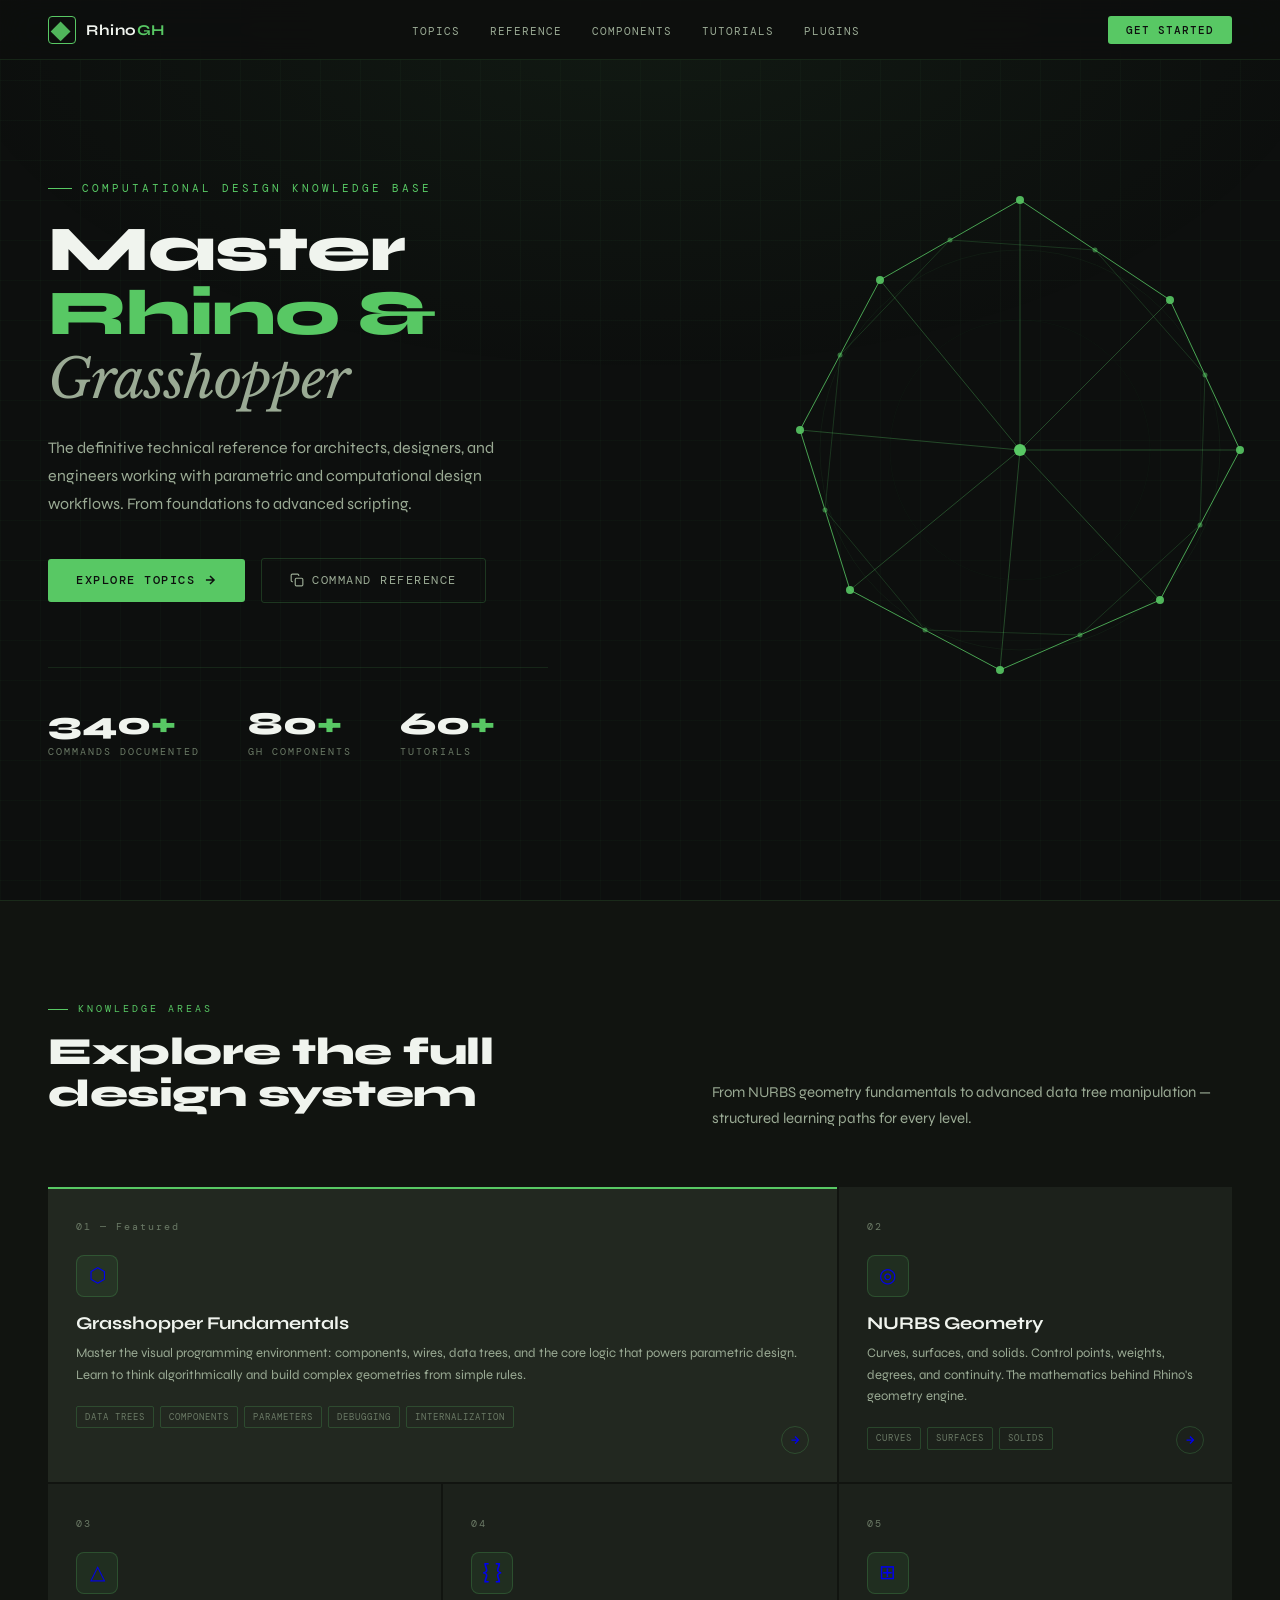
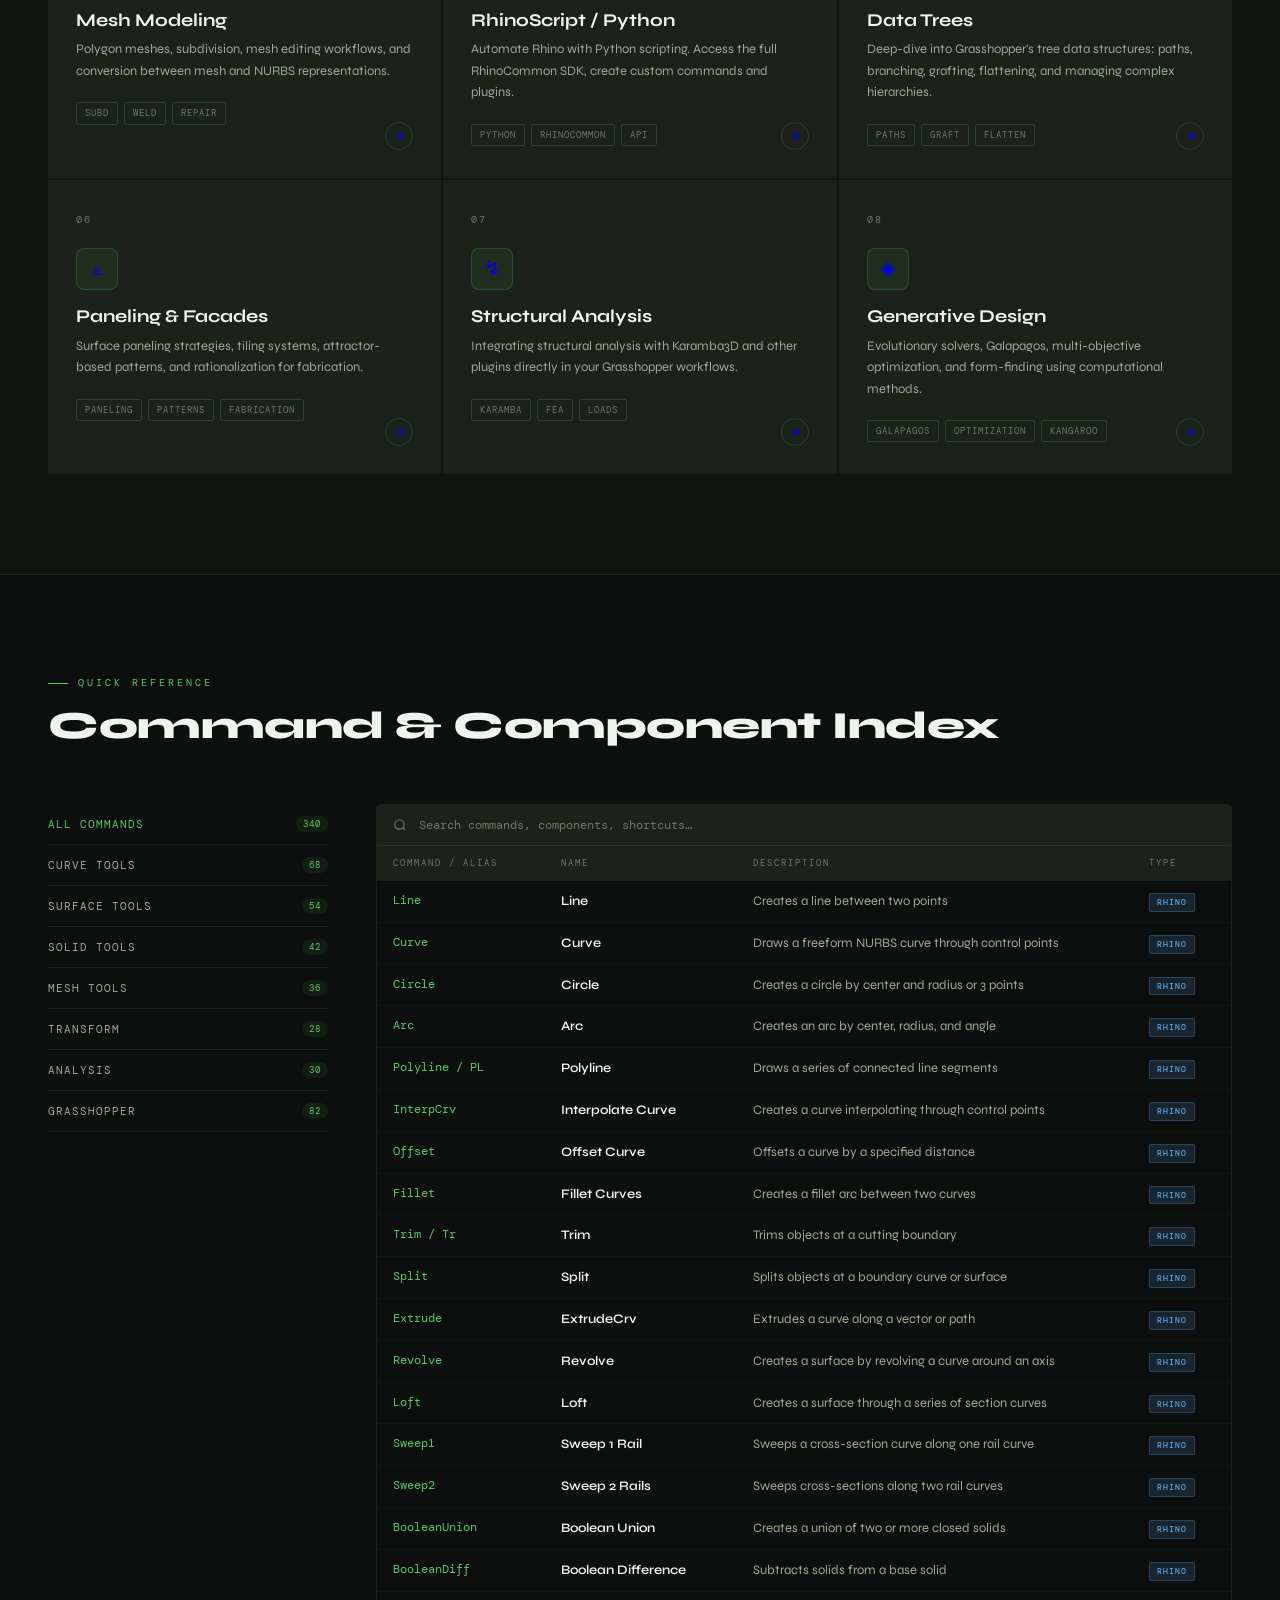
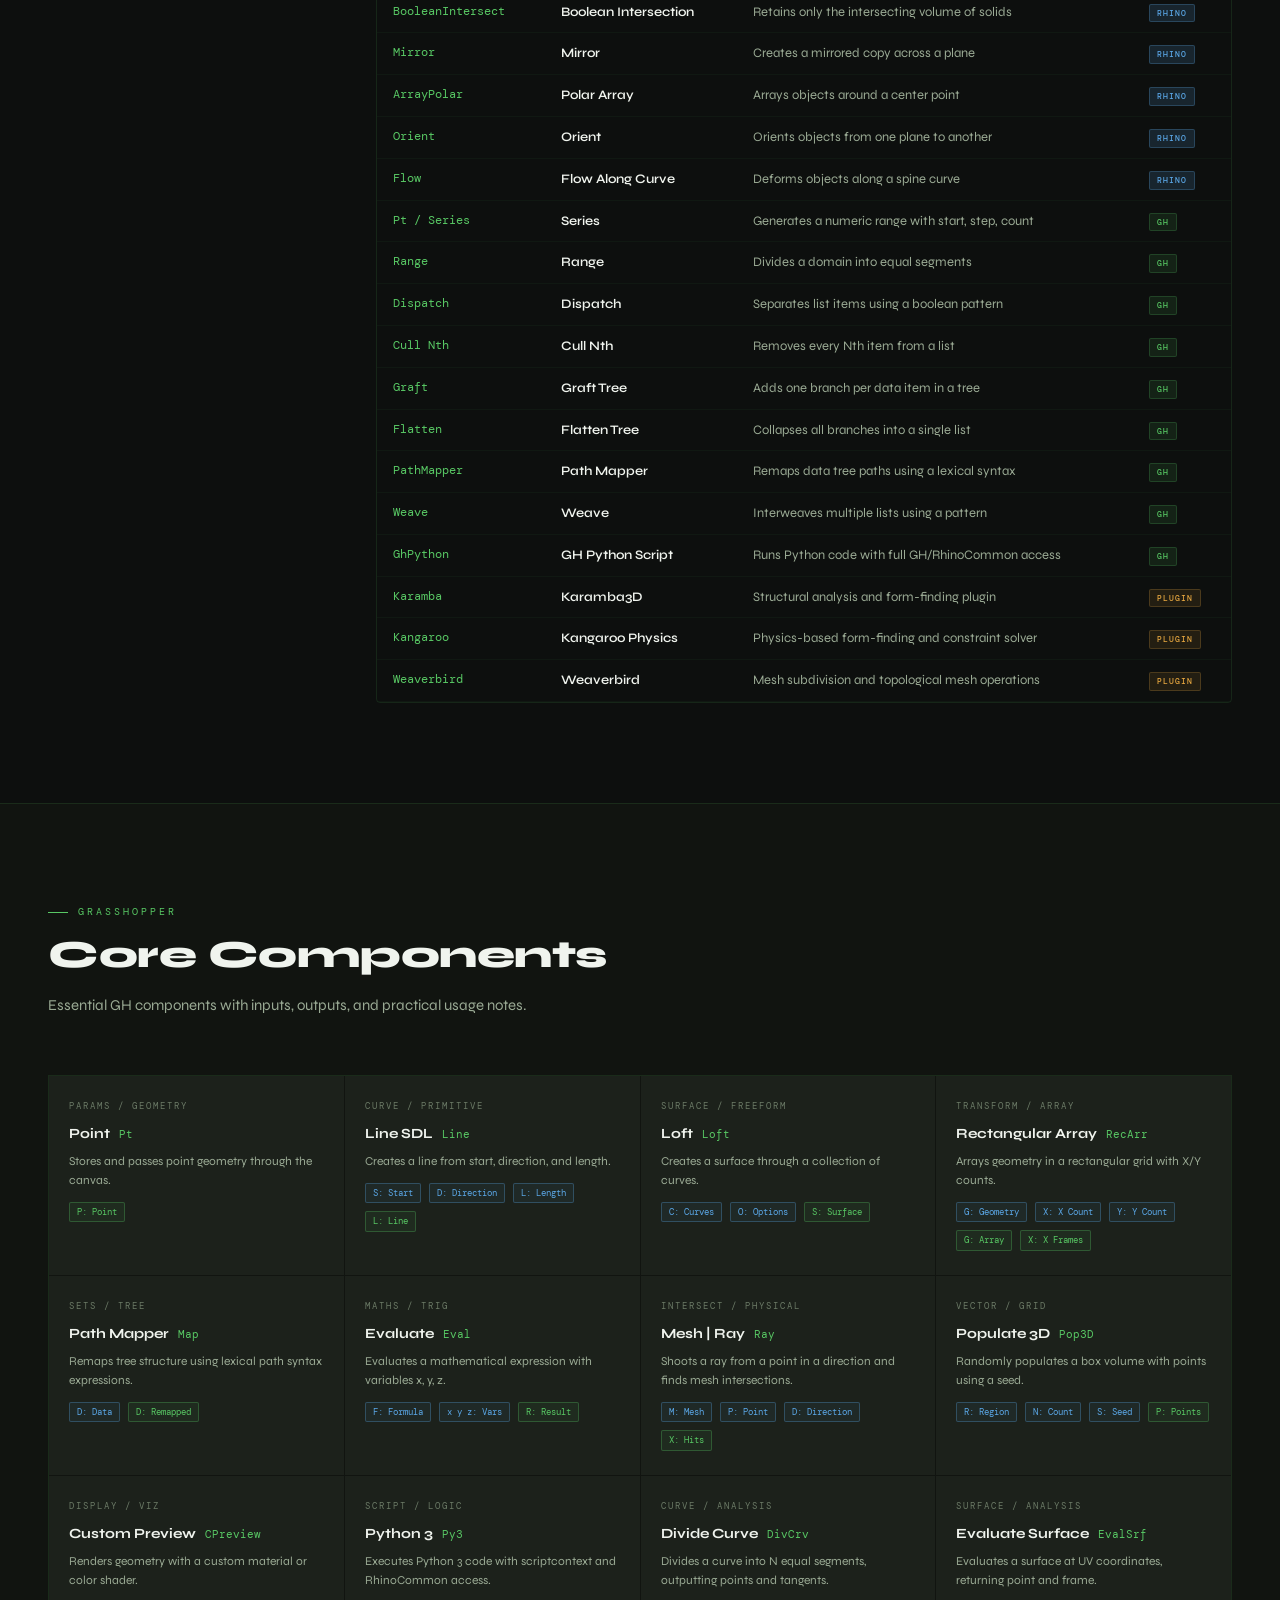
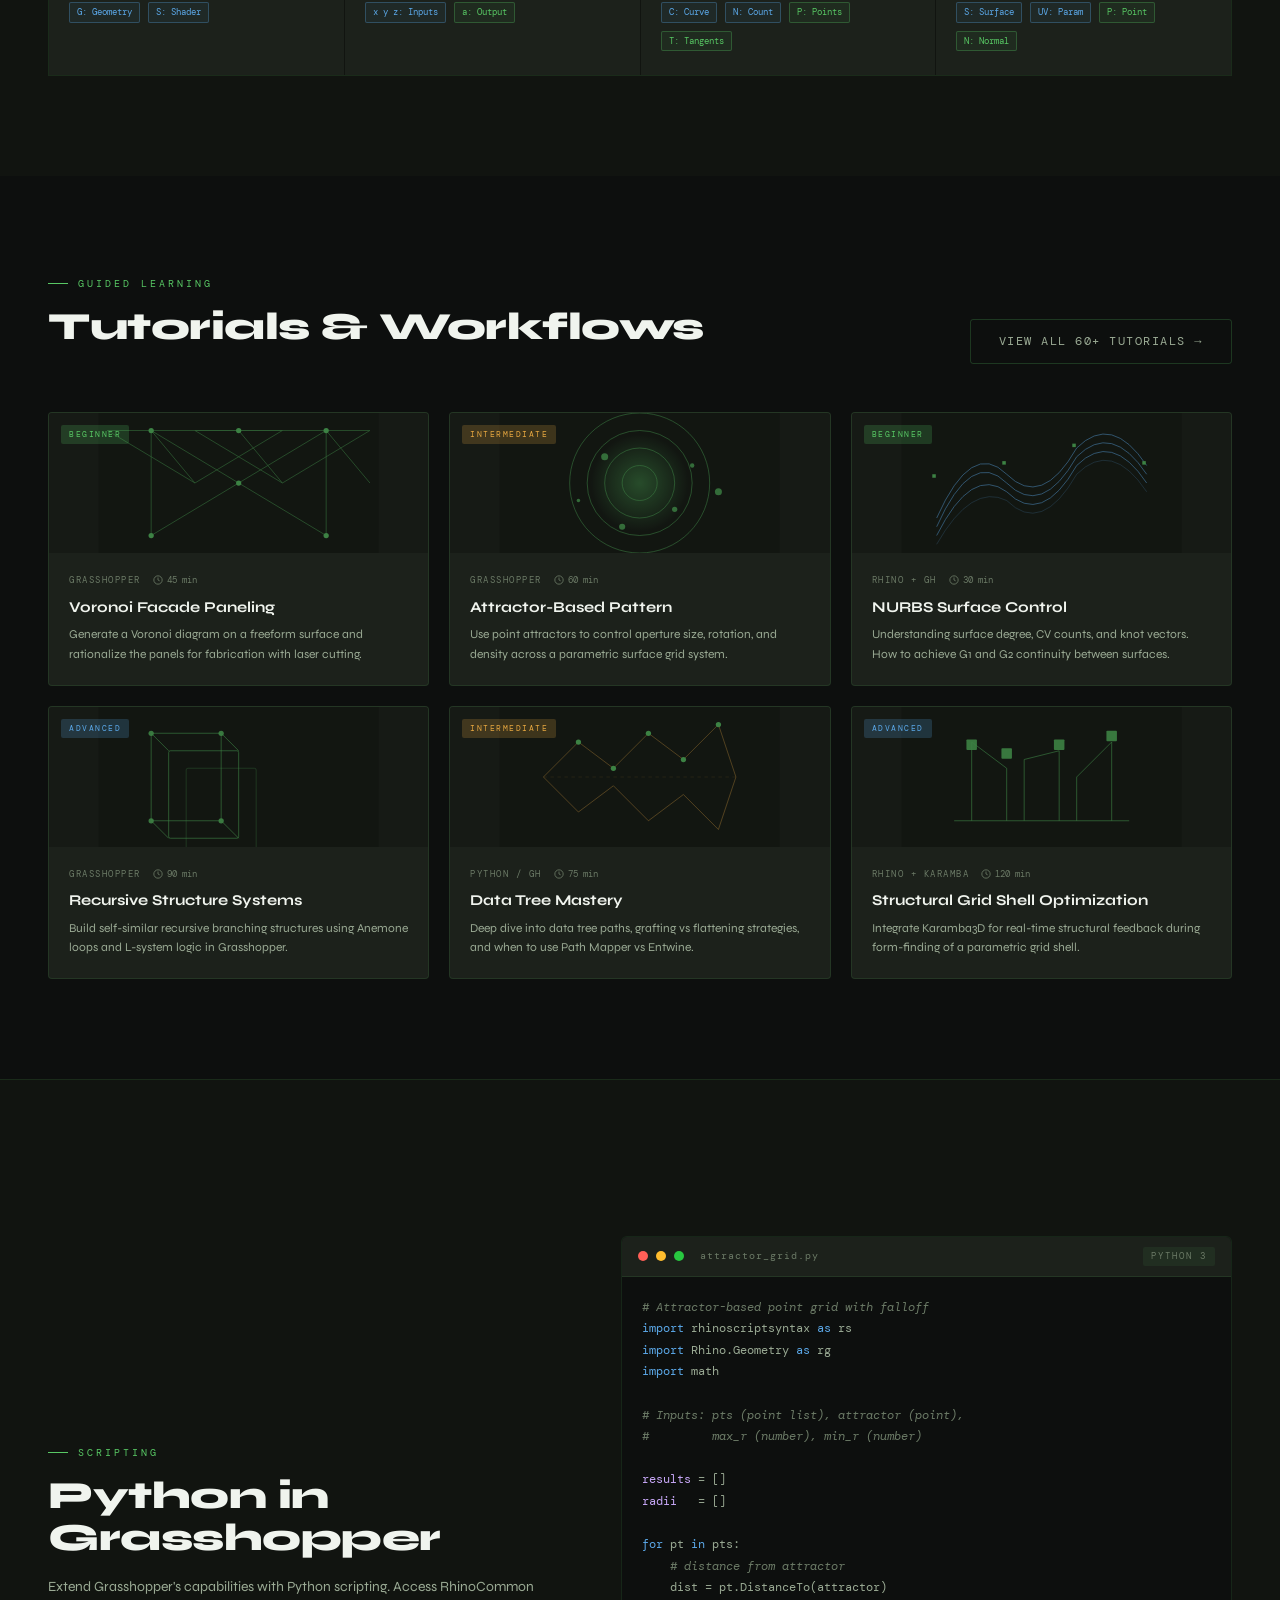
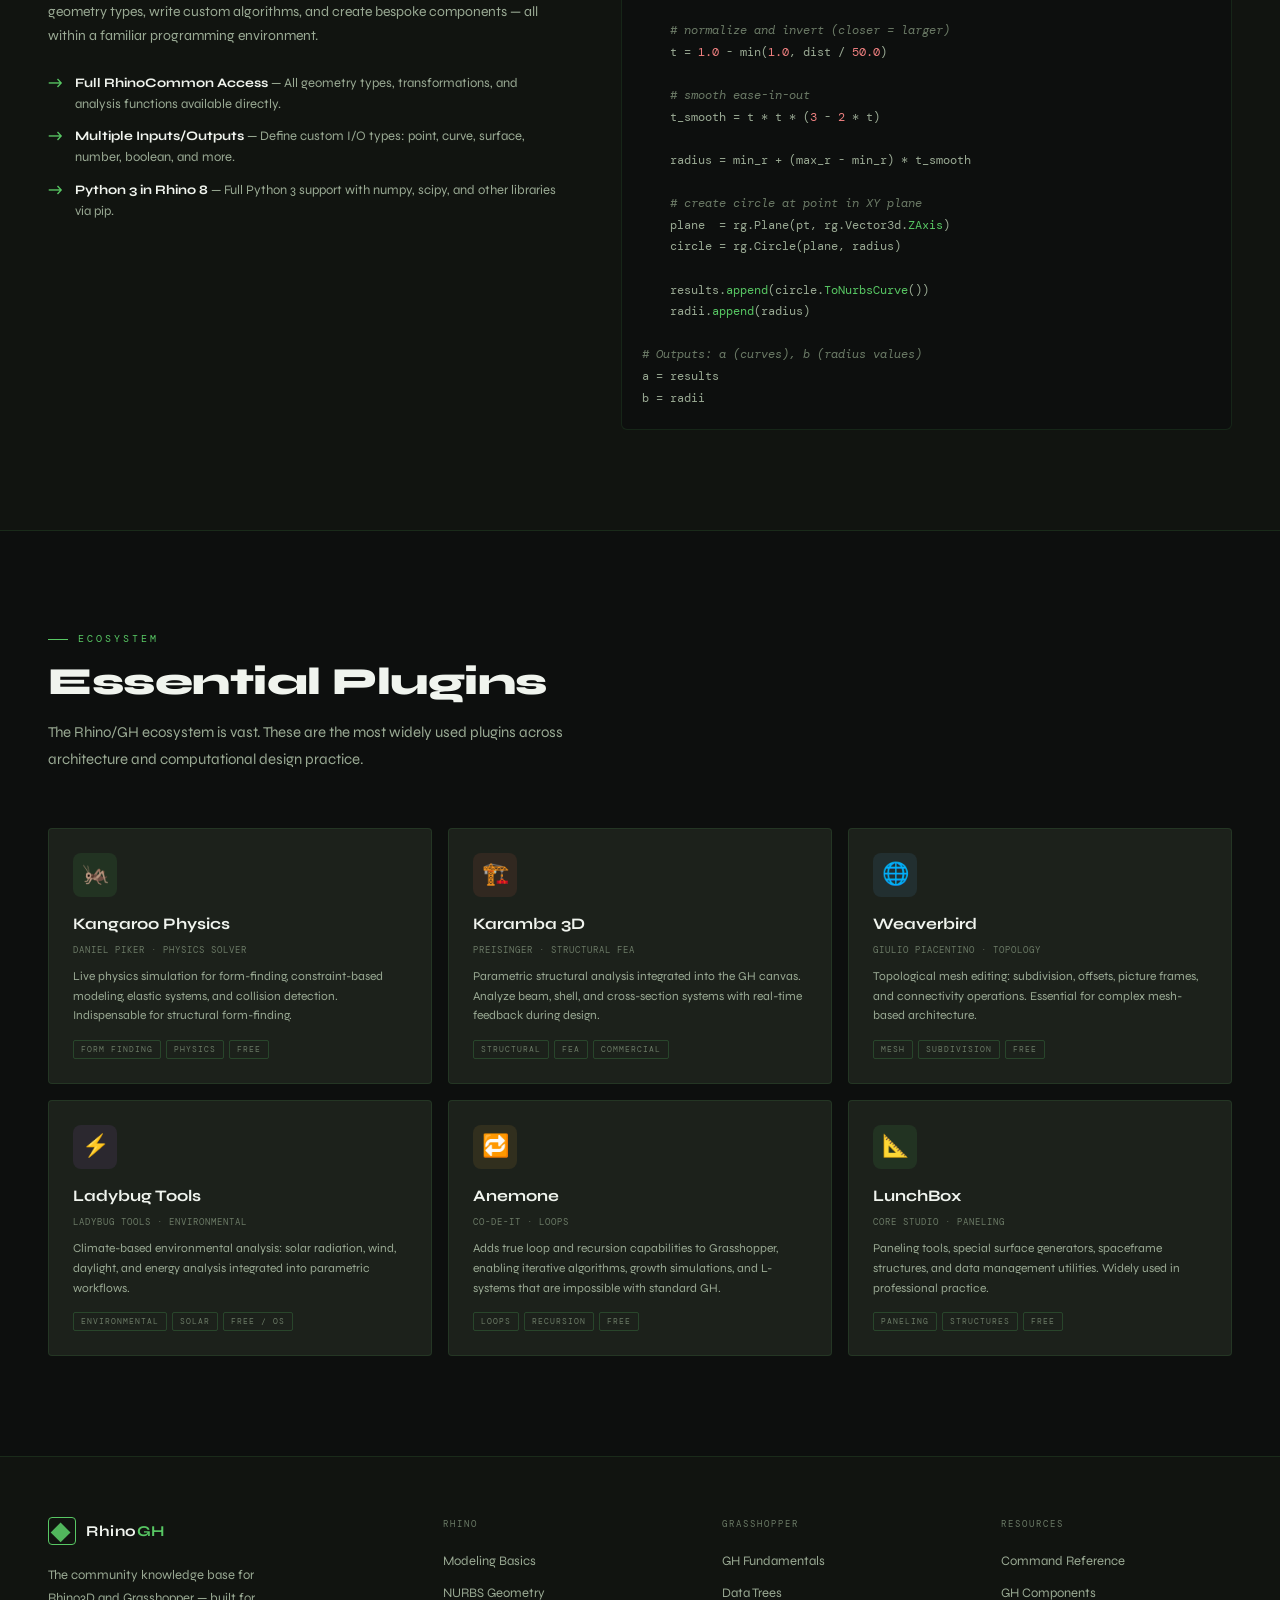
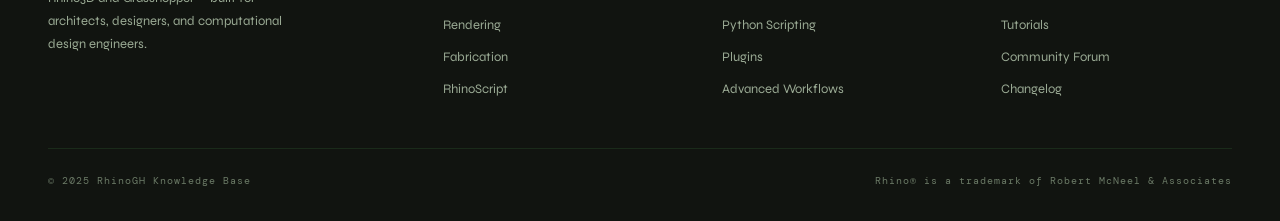
<file: index.html>
<!DOCTYPE html>
<html lang="en">
<head>
<meta charset="UTF-8">
<meta name="viewport" content="width=device-width, initial-scale=1.0">
<title>RhinoGH — Computational Design Knowledge Base</title>
<link href="https://fonts.googleapis.com/css2?family=DM+Mono:wght@300;400;500&family=Syne:wght@400;600;700;800&family=Libre+Baskerville:ital@0;1&display=swap" rel="stylesheet">
<style>
/* ═══════════════════════════════════════════
   DESIGN SYSTEM
═══════════════════════════════════════════ */
:root {
  --bg: #0d0f0e;
  --bg2: #111410;
  --bg3: #161a15;
  --surface: #1c211b;
  --surface2: #222820;
  --border: rgba(88,200,100,0.12);
  --border2: rgba(88,200,100,0.22);
  --green: #58c864;
  --green2: #3da84a;
  --green-dim: rgba(88,200,100,0.08);
  --green-glow: rgba(88,200,100,0.18);
  --amber: #e8a840;
  --blue: #5ba8e8;
  --text: #e2e8df;
  --text2: #9aaa94;
  --text3: #6b7a66;
  --white: #f0f4ee;
  --font-mono: 'DM Mono', monospace;
  --font-sans: 'Syne', sans-serif;
  --font-serif: 'Libre Baskerville', serif;
}

*, *::before, *::after { margin: 0; padding: 0; box-sizing: border-box; }

html { scroll-behavior: smooth; }

body {
  background: var(--bg);
  color: var(--text);
  font-family: var(--font-sans);
  font-size: 15px;
  line-height: 1.6;
  overflow-x: hidden;
  cursor: default;
}

/* custom scrollbar */
::-webkit-scrollbar { width: 4px; }
::-webkit-scrollbar-track { background: var(--bg); }
::-webkit-scrollbar-thumb { background: var(--green2); border-radius: 2px; }

/* ═══════════════════════════════════════════
   GRID BACKGROUND
═══════════════════════════════════════════ */
.grid-bg {
  position: fixed; inset: 0; z-index: 0; pointer-events: none;
  background-image:
    linear-gradient(rgba(88,200,100,0.03) 1px, transparent 1px),
    linear-gradient(90deg, rgba(88,200,100,0.03) 1px, transparent 1px);
  background-size: 40px 40px;
}
.grid-bg::after {
  content: '';
  position: absolute; inset: 0;
  background: radial-gradient(ellipse 80% 60% at 50% 0%, rgba(88,200,100,0.06), transparent 70%);
}

/* ═══════════════════════════════════════════
   NAV
═══════════════════════════════════════════ */
nav {
  position: fixed; top: 0; left: 0; right: 0; z-index: 100;
  display: flex; align-items: center; justify-content: space-between;
  padding: 0 48px;
  height: 60px;
  background: rgba(13,15,14,0.85);
  backdrop-filter: blur(16px);
  border-bottom: 1px solid var(--border);
}

.nav-logo {
  display: flex; align-items: center; gap: 10px;
  text-decoration: none;
}
.nav-logo-mark {
  width: 28px; height: 28px;
  border: 1.5px solid var(--green);
  border-radius: 4px;
  display: flex; align-items: center; justify-content: center;
  position: relative;
  overflow: hidden;
}
.nav-logo-mark::before {
  content: '';
  position: absolute;
  width: 14px; height: 14px;
  background: var(--green);
  transform: rotate(45deg) translateY(2px);
  opacity: 0.9;
}
.nav-logo-text {
  font-family: var(--font-sans);
  font-size: 15px;
  font-weight: 700;
  color: var(--white);
  letter-spacing: 0.5px;
}
.nav-logo-text span { color: var(--green); }

.nav-links {
  display: flex; align-items: center; gap: 2px;
  list-style: none;
}
.nav-links a {
  font-family: var(--font-mono);
  font-size: 11px;
  letter-spacing: 1px;
  text-transform: uppercase;
  color: var(--text2);
  text-decoration: none;
  padding: 6px 14px;
  border-radius: 3px;
  transition: color 0.2s, background 0.2s;
}
.nav-links a:hover { color: var(--green); background: var(--green-dim); }
.nav-links a.active { color: var(--green); }

.nav-cta {
  font-family: var(--font-mono);
  font-size: 11px;
  letter-spacing: 1px;
  text-transform: uppercase;
  color: var(--bg);
  background: var(--green);
  border: none;
  padding: 7px 18px;
  border-radius: 3px;
  cursor: pointer;
  font-weight: 500;
  transition: background 0.2s, transform 0.15s;
}
.nav-cta:hover { background: var(--green2); transform: translateY(-1px); }

/* ═══════════════════════════════════════════
   HERO
═══════════════════════════════════════════ */
.hero {
  position: relative;
  min-height: 100vh;
  display: flex; align-items: center;
  padding: 120px 48px 80px;
  overflow: hidden;
}

/* parametric mesh SVG decoration */
.hero-mesh {
  position: absolute;
  right: -40px; top: 50%;
  transform: translateY(-50%);
  width: 600px; height: 600px;
  opacity: 0.25;
  pointer-events: none;
}

.hero-content {
  position: relative; z-index: 2;
  max-width: 660px;
}

.hero-eyebrow {
  font-family: var(--font-mono);
  font-size: 11px;
  letter-spacing: 3px;
  text-transform: uppercase;
  color: var(--green);
  margin-bottom: 20px;
  display: flex; align-items: center; gap: 10px;
}
.hero-eyebrow::before {
  content: '';
  width: 24px; height: 1px;
  background: var(--green);
}

.hero-title {
  font-family: var(--font-sans);
  font-size: clamp(42px, 5vw, 72px);
  font-weight: 800;
  line-height: 1.0;
  color: var(--white);
  margin-bottom: 24px;
  letter-spacing: -1px;
}
.hero-title .accent { color: var(--green); }
.hero-title .italic {
  font-family: var(--font-serif);
  font-style: italic;
  font-size: 0.85em;
  font-weight: 400;
  color: var(--text2);
}

.hero-desc {
  font-size: 16px;
  color: var(--text2);
  line-height: 1.75;
  max-width: 500px;
  margin-bottom: 40px;
}

.hero-actions {
  display: flex; align-items: center; gap: 16px;
  flex-wrap: wrap;
}

.btn-primary {
  display: inline-flex; align-items: center; gap: 8px;
  font-family: var(--font-mono);
  font-size: 12px;
  letter-spacing: 1.5px;
  text-transform: uppercase;
  color: var(--bg);
  background: var(--green);
  border: none;
  padding: 12px 28px;
  border-radius: 3px;
  cursor: pointer;
  font-weight: 500;
  text-decoration: none;
  transition: background 0.2s, transform 0.15s, box-shadow 0.2s;
}
.btn-primary:hover {
  background: var(--green2);
  transform: translateY(-2px);
  box-shadow: 0 8px 24px rgba(88,200,100,0.25);
}
.btn-primary svg { transition: transform 0.2s; }
.btn-primary:hover svg { transform: translateX(3px); }

.btn-ghost {
  display: inline-flex; align-items: center; gap: 8px;
  font-family: var(--font-mono);
  font-size: 12px;
  letter-spacing: 1.5px;
  text-transform: uppercase;
  color: var(--text2);
  background: transparent;
  border: 1px solid var(--border2);
  padding: 12px 28px;
  border-radius: 3px;
  cursor: pointer;
  text-decoration: none;
  transition: color 0.2s, border-color 0.2s, background 0.2s;
}
.btn-ghost:hover { color: var(--green); border-color: var(--green); background: var(--green-dim); }

.hero-stats {
  display: flex; gap: 48px;
  margin-top: 64px;
  padding-top: 40px;
  border-top: 1px solid var(--border);
}
.stat-num {
  font-family: var(--font-sans);
  font-size: 32px;
  font-weight: 800;
  color: var(--white);
  line-height: 1;
  margin-bottom: 4px;
}
.stat-num span { color: var(--green); }
.stat-label {
  font-family: var(--font-mono);
  font-size: 10px;
  letter-spacing: 2px;
  text-transform: uppercase;
  color: var(--text3);
}

/* ═══════════════════════════════════════════
   SECTION SHARED
═══════════════════════════════════════════ */
section {
  position: relative; z-index: 1;
  padding: 100px 48px;
}

.section-eyebrow {
  font-family: var(--font-mono);
  font-size: 10px;
  letter-spacing: 3px;
  text-transform: uppercase;
  color: var(--green);
  margin-bottom: 14px;
  display: flex; align-items: center; gap: 10px;
}
.section-eyebrow::before {
  content: '';
  width: 20px; height: 1px;
  background: var(--green);
}

.section-title {
  font-family: var(--font-sans);
  font-size: clamp(28px, 3vw, 42px);
  font-weight: 800;
  color: var(--white);
  line-height: 1.1;
  letter-spacing: -0.5px;
  margin-bottom: 16px;
}

.section-desc {
  color: var(--text2);
  font-size: 15px;
  line-height: 1.75;
  max-width: 520px;
}

/* ═══════════════════════════════════════════
   TOPICS GRID
═══════════════════════════════════════════ */
.topics-section { background: var(--bg2); border-top: 1px solid var(--border); border-bottom: 1px solid var(--border); }

.topics-header {
  display: flex; justify-content: space-between; align-items: flex-end;
  margin-bottom: 56px;
  gap: 40px;
  flex-wrap: wrap;
}

.topics-grid {
  display: grid;
  grid-template-columns: repeat(3, 1fr);
  gap: 2px;
}

.topic-card {
  background: var(--surface);
  padding: 32px 28px;
  position: relative;
  overflow: hidden;
  transition: background 0.3s;
  cursor: pointer;
  text-decoration: none;
  display: block;
}
.topic-card::before {
  content: '';
  position: absolute;
  top: 0; left: 0; right: 0;
  height: 2px;
  background: var(--green);
  transform: scaleX(0);
  transform-origin: left;
  transition: transform 0.3s;
}
.topic-card:hover { background: var(--surface2); }
.topic-card:hover::before { transform: scaleX(1); }

.topic-card.featured {
  grid-column: span 2;
  background: var(--surface2);
}
.topic-card.featured::before { transform: scaleX(1); }

.topic-num {
  font-family: var(--font-mono);
  font-size: 10px;
  letter-spacing: 2px;
  color: var(--text3);
  margin-bottom: 20px;
  display: block;
}

.topic-icon {
  width: 42px; height: 42px;
  margin-bottom: 16px;
  display: flex; align-items: center; justify-content: center;
  border: 1px solid var(--border2);
  border-radius: 8px;
  font-size: 20px;
  background: var(--green-dim);
}

.topic-title {
  font-family: var(--font-sans);
  font-size: 18px;
  font-weight: 700;
  color: var(--white);
  margin-bottom: 8px;
  line-height: 1.2;
}

.topic-desc {
  font-size: 13px;
  color: var(--text2);
  line-height: 1.65;
  margin-bottom: 20px;
}

.topic-tags {
  display: flex; flex-wrap: wrap; gap: 6px;
}
.topic-tag {
  font-family: var(--font-mono);
  font-size: 9px;
  letter-spacing: 1px;
  text-transform: uppercase;
  padding: 3px 8px;
  border: 1px solid var(--border2);
  border-radius: 2px;
  color: var(--text3);
}
.topic-card:hover .topic-tag { border-color: rgba(88,200,100,0.3); color: var(--green); }

.topic-arrow {
  position: absolute;
  bottom: 28px; right: 28px;
  width: 28px; height: 28px;
  border: 1px solid var(--border2);
  border-radius: 50%;
  display: flex; align-items: center; justify-content: center;
  transition: background 0.2s, border-color 0.2s, transform 0.2s;
}
.topic-card:hover .topic-arrow {
  background: var(--green);
  border-color: var(--green);
  transform: translate(2px, -2px);
}
.topic-card:hover .topic-arrow svg { color: var(--bg); }

/* ═══════════════════════════════════════════
   COMMANDS / REFERENCE TABLE
═══════════════════════════════════════════ */
.reference-section { background: var(--bg); }

.ref-layout {
  display: grid;
  grid-template-columns: 280px 1fr;
  gap: 48px;
  margin-top: 56px;
}

.ref-sidebar {}

.ref-category {
  list-style: none;
}
.ref-category li {
  border-bottom: 1px solid var(--border);
}
.ref-category-btn {
  width: 100%; text-align: left;
  background: none; border: none;
  padding: 12px 0;
  font-family: var(--font-mono);
  font-size: 11px;
  letter-spacing: 1px;
  text-transform: uppercase;
  color: var(--text2);
  cursor: pointer;
  display: flex; justify-content: space-between; align-items: center;
  transition: color 0.2s;
}
.ref-category-btn:hover, .ref-category-btn.active { color: var(--green); }
.ref-category-btn .count {
  background: var(--green-dim);
  color: var(--green);
  font-size: 9px;
  padding: 2px 7px;
  border-radius: 20px;
}

.ref-table-wrap {
  overflow: hidden;
  border: 1px solid var(--border);
  border-radius: 4px;
}

.ref-search {
  display: flex; align-items: center; gap: 12px;
  padding: 12px 16px;
  border-bottom: 1px solid var(--border);
  background: var(--surface);
}
.ref-search svg { color: var(--text3); flex-shrink: 0; }
.ref-search input {
  flex: 1; background: none; border: none; outline: none;
  font-family: var(--font-mono);
  font-size: 12px; color: var(--text);
}
.ref-search input::placeholder { color: var(--text3); }

table.ref-table {
  width: 100%; border-collapse: collapse;
}
table.ref-table thead th {
  background: var(--surface);
  font-family: var(--font-mono);
  font-size: 9px;
  letter-spacing: 2px;
  text-transform: uppercase;
  color: var(--text3);
  padding: 10px 16px;
  text-align: left;
  border-bottom: 1px solid var(--border);
  font-weight: 400;
}
table.ref-table tbody tr {
  border-bottom: 1px solid rgba(88,200,100,0.05);
  transition: background 0.15s;
}
table.ref-table tbody tr:hover { background: var(--green-dim); }
table.ref-table tbody td {
  padding: 10px 16px;
  font-size: 13px;
  color: var(--text2);
  vertical-align: top;
}
table.ref-table tbody td:first-child {
  font-family: var(--font-mono);
  font-size: 12px;
  color: var(--green);
  white-space: nowrap;
}
table.ref-table tbody td:nth-child(2) {
  color: var(--white);
  font-weight: 600;
}

.badge {
  display: inline-block;
  font-family: var(--font-mono);
  font-size: 8px; letter-spacing: 1px;
  text-transform: uppercase;
  padding: 2px 7px; border-radius: 2px;
  font-weight: 500;
}
.badge-rhino { background: rgba(91,168,232,0.15); color: var(--blue); border: 1px solid rgba(91,168,232,0.25); }
.badge-gh { background: rgba(88,200,100,0.1); color: var(--green); border: 1px solid rgba(88,200,100,0.2); }
.badge-plugin { background: rgba(232,168,64,0.1); color: var(--amber); border: 1px solid rgba(232,168,64,0.2); }

/* ═══════════════════════════════════════════
   GH COMPONENTS
═══════════════════════════════════════════ */
.components-section { background: var(--bg2); border-top: 1px solid var(--border); }

.comp-grid {
  display: grid;
  grid-template-columns: repeat(4, 1fr);
  gap: 1px;
  margin-top: 56px;
  border: 1px solid var(--border);
}

.comp-card {
  background: var(--surface);
  padding: 24px 20px;
  transition: background 0.2s;
  cursor: pointer;
}
.comp-card:hover { background: var(--surface2); }

.comp-category {
  font-family: var(--font-mono);
  font-size: 8.5px;
  letter-spacing: 2px;
  text-transform: uppercase;
  color: var(--text3);
  margin-bottom: 10px;
}
.comp-name {
  font-family: var(--font-sans);
  font-size: 14px;
  font-weight: 700;
  color: var(--white);
  margin-bottom: 6px;
}
.comp-name span {
  font-family: var(--font-mono);
  font-size: 11px;
  color: var(--green);
  font-weight: 400;
  margin-left: 6px;
}
.comp-desc {
  font-size: 12px;
  color: var(--text2);
  line-height: 1.6;
  margin-bottom: 12px;
}
.comp-io {
  display: flex; gap: 8px;
  flex-wrap: wrap;
}
.comp-io-item {
  font-family: var(--font-mono);
  font-size: 9px;
  padding: 2px 7px;
  border-radius: 2px;
  border: 1px solid var(--border);
  color: var(--text3);
}
.comp-io-item.in { border-color: rgba(91,168,232,0.3); color: var(--blue); background: rgba(91,168,232,0.06); }
.comp-io-item.out { border-color: rgba(88,200,100,0.3); color: var(--green); background: rgba(88,200,100,0.06); }

/* ═══════════════════════════════════════════
   TUTORIALS / LESSONS
═══════════════════════════════════════════ */
.tutorials-section { background: var(--bg); }

.tutorials-header {
  display: flex; justify-content: space-between; align-items: flex-end;
  margin-bottom: 48px;
}

.tut-grid {
  display: grid;
  grid-template-columns: repeat(3, 1fr);
  gap: 20px;
}

.tut-card {
  background: var(--surface);
  border: 1px solid var(--border);
  border-radius: 4px;
  overflow: hidden;
  transition: border-color 0.2s, transform 0.2s, box-shadow 0.2s;
  cursor: pointer;
  text-decoration: none;
  display: block;
}
.tut-card:hover {
  border-color: var(--green);
  transform: translateY(-4px);
  box-shadow: 0 16px 48px rgba(0,0,0,0.4);
}

.tut-thumb {
  height: 140px;
  position: relative;
  overflow: hidden;
  background: var(--bg3);
}
.tut-thumb-inner {
  position: absolute; inset: 0;
  display: flex; align-items: center; justify-content: center;
}

/* parametric pattern thumbnails via CSS */
.thumb-voronoi { background: var(--bg3); }
.thumb-attractor { background: var(--bg3); }
.thumb-surface { background: var(--bg3); }
.thumb-structure { background: var(--bg3); }
.thumb-data { background: var(--bg3); }
.thumb-fabrication { background: var(--bg3); }

.tut-thumb svg {
  width: 100%; height: 100%;
  opacity: 0.6;
  transition: opacity 0.3s, transform 0.3s;
}
.tut-card:hover .tut-thumb svg { opacity: 0.9; transform: scale(1.05); }

.tut-level {
  position: absolute;
  top: 12px; left: 12px;
  font-family: var(--font-mono);
  font-size: 8px; letter-spacing: 1.5px;
  text-transform: uppercase;
  padding: 3px 8px;
  border-radius: 2px;
}
.level-beginner { background: rgba(88,200,100,0.2); color: var(--green); }
.level-intermediate { background: rgba(232,168,64,0.2); color: var(--amber); }
.level-advanced { background: rgba(91,168,232,0.2); color: var(--blue); }

.tut-body { padding: 20px; }
.tut-meta {
  display: flex; align-items: center; gap: 12px;
  margin-bottom: 10px;
}
.tut-type {
  font-family: var(--font-mono);
  font-size: 9px; letter-spacing: 1.5px;
  text-transform: uppercase;
  color: var(--text3);
}
.tut-time {
  font-family: var(--font-mono);
  font-size: 9px;
  color: var(--text3);
  display: flex; align-items: center; gap: 4px;
}

.tut-title {
  font-family: var(--font-sans);
  font-size: 15px;
  font-weight: 700;
  color: var(--white);
  margin-bottom: 8px;
  line-height: 1.3;
}

.tut-desc {
  font-size: 12px;
  color: var(--text2);
  line-height: 1.65;
}

/* ═══════════════════════════════════════════
   CODE SNIPPET BLOCK
═══════════════════════════════════════════ */
.code-section {
  background: var(--bg2);
  border-top: 1px solid var(--border);
  border-bottom: 1px solid var(--border);
}

.code-layout {
  display: grid;
  grid-template-columns: 1fr 1.2fr;
  gap: 64px;
  align-items: center;
  margin-top: 56px;
}

.code-block {
  background: var(--bg);
  border: 1px solid var(--border);
  border-radius: 6px;
  overflow: hidden;
}
.code-header {
  display: flex; align-items: center; justify-content: space-between;
  padding: 10px 16px;
  border-bottom: 1px solid var(--border);
  background: var(--surface);
}
.code-header-left {
  display: flex; align-items: center; gap: 8px;
}
.dot { width: 10px; height: 10px; border-radius: 50%; }
.dot-red { background: #ff5f57; }
.dot-yellow { background: #ffbd2e; }
.dot-green { background: #28c840; }
.code-filename {
  font-family: var(--font-mono);
  font-size: 10px; letter-spacing: 1px;
  color: var(--text3);
  margin-left: 8px;
}
.code-lang {
  font-family: var(--font-mono);
  font-size: 9px; letter-spacing: 2px;
  text-transform: uppercase;
  color: var(--text3);
  background: var(--green-dim);
  padding: 2px 8px; border-radius: 2px;
}

pre {
  padding: 20px;
  font-family: var(--font-mono);
  font-size: 12px;
  line-height: 1.8;
  color: var(--text2);
  overflow-x: auto;
}
.kw { color: var(--blue); }
.fn { color: var(--green); }
.str { color: var(--amber); }
.cm { color: var(--text3); font-style: italic; }
.num { color: #f08080; }
.type { color: #c8a8f8; }

/* ═══════════════════════════════════════════
   PLUGINS SECTION
═══════════════════════════════════════════ */
.plugins-section { background: var(--bg); }

.plugins-grid {
  display: grid;
  grid-template-columns: repeat(3, 1fr);
  gap: 16px;
  margin-top: 56px;
}

.plugin-card {
  border: 1px solid var(--border);
  border-radius: 4px;
  padding: 24px;
  background: var(--surface);
  transition: border-color 0.2s, background 0.2s;
}
.plugin-card:hover { border-color: var(--green); background: var(--surface2); }

.plugin-logo {
  width: 44px; height: 44px;
  border-radius: 8px;
  display: flex; align-items: center; justify-content: center;
  font-size: 22px;
  margin-bottom: 14px;
}

.plugin-name {
  font-family: var(--font-sans);
  font-size: 16px;
  font-weight: 700;
  color: var(--white);
  margin-bottom: 6px;
}
.plugin-by {
  font-family: var(--font-mono);
  font-size: 9px; letter-spacing: 1px;
  text-transform: uppercase;
  color: var(--text3);
  margin-bottom: 10px;
}
.plugin-desc {
  font-size: 12px;
  color: var(--text2);
  line-height: 1.65;
  margin-bottom: 14px;
}
.plugin-tags { display: flex; flex-wrap: wrap; gap: 5px; }
.plugin-tag {
  font-family: var(--font-mono);
  font-size: 8px; letter-spacing: 1px;
  text-transform: uppercase;
  padding: 2px 7px;
  border: 1px solid var(--border2);
  border-radius: 2px;
  color: var(--text3);
}

/* ═══════════════════════════════════════════
   FOOTER
═══════════════════════════════════════════ */
footer {
  background: var(--bg2);
  border-top: 1px solid var(--border);
  padding: 60px 48px 32px;
  position: relative; z-index: 1;
}

.footer-grid {
  display: grid;
  grid-template-columns: 1.5fr 1fr 1fr 1fr;
  gap: 48px;
  margin-bottom: 48px;
}

.footer-brand p {
  font-size: 13px;
  color: var(--text2);
  line-height: 1.75;
  margin-top: 12px;
  max-width: 240px;
}

.footer-col-title {
  font-family: var(--font-mono);
  font-size: 9px; letter-spacing: 2px;
  text-transform: uppercase;
  color: var(--text3);
  margin-bottom: 16px;
}

.footer-links {
  list-style: none;
  display: flex; flex-direction: column; gap: 8px;
}
.footer-links a {
  font-size: 13px;
  color: var(--text2);
  text-decoration: none;
  transition: color 0.2s;
}
.footer-links a:hover { color: var(--green); }

.footer-bottom {
  display: flex; justify-content: space-between; align-items: center;
  padding-top: 24px;
  border-top: 1px solid var(--border);
}
.footer-bottom span {
  font-family: var(--font-mono);
  font-size: 10px; letter-spacing: 1px;
  color: var(--text3);
}

/* ═══════════════════════════════════════════
   ANIMATIONS
═══════════════════════════════════════════ */
@keyframes fadeUp {
  from { opacity: 0; transform: translateY(24px); }
  to   { opacity: 1; transform: translateY(0); }
}
@keyframes fadeIn {
  from { opacity: 0; } to { opacity: 1; }
}
@keyframes pulse {
  0%, 100% { opacity: 0.6; }
  50% { opacity: 1; }
}
@keyframes rotate {
  from { transform: rotate(0deg); }
  to   { transform: rotate(360deg); }
}
@keyframes drawLine {
  from { stroke-dashoffset: 1000; }
  to   { stroke-dashoffset: 0; }
}

.hero-content > * {
  opacity: 0;
  animation: fadeUp 0.7s ease forwards;
}
.hero-eyebrow { animation-delay: 0.1s; }
.hero-title   { animation-delay: 0.2s; }
.hero-desc    { animation-delay: 0.3s; }
.hero-actions { animation-delay: 0.4s; }
.hero-stats   { animation-delay: 0.5s; }

.hero-mesh { animation: fadeIn 1.2s 0.4s ease forwards; opacity: 0; }

.terminal-cursor {
  display: inline-block;
  width: 8px; height: 16px;
  background: var(--green);
  animation: pulse 1s infinite;
  vertical-align: middle;
  margin-left: 3px;
}

/* ═══════════════════════════════════════════
   MOBILE
═══════════════════════════════════════════ */
@media (max-width: 900px) {
  nav { padding: 0 20px; }
  .nav-links { display: none; }
  section, .hero { padding: 80px 20px; }
  .topics-grid { grid-template-columns: 1fr; }
  .topic-card.featured { grid-column: span 1; }
  .ref-layout { grid-template-columns: 1fr; }
  .comp-grid { grid-template-columns: 1fr 1fr; }
  .tut-grid { grid-template-columns: 1fr; }
  .code-layout { grid-template-columns: 1fr; }
  .plugins-grid { grid-template-columns: 1fr 1fr; }
  .footer-grid { grid-template-columns: 1fr 1fr; }
  .hero-stats { gap: 24px; }
}
</style>
</head>
<body>

<div class="grid-bg"></div>

<!-- ══════════════════════ NAV ══════════════════════ -->
<nav>
  <a href="#" class="nav-logo">
    <div class="nav-logo-mark"></div>
    <span class="nav-logo-text">Rhino<span>GH</span></span>
  </a>
  <ul class="nav-links">
    <li><a href="#topics" class="active">Topics</a></li>
    <li><a href="#reference">Reference</a></li>
    <li><a href="#components">Components</a></li>
    <li><a href="#tutorials">Tutorials</a></li>
    <li><a href="#plugins">Plugins</a></li>
  </ul>
  <button class="nav-cta">Get Started</button>
</nav>

<!-- ══════════════════════ HERO ══════════════════════ -->
<div class="hero">

  <!-- parametric mesh SVG -->
  <svg class="hero-mesh" viewBox="0 0 600 600" fill="none" xmlns="http://www.w3.org/2000/svg">
    <defs>
      <radialGradient id="meshGrad" cx="50%" cy="50%" r="50%">
        <stop offset="0%" stop-color="#58c864" stop-opacity="0.4"/>
        <stop offset="100%" stop-color="#58c864" stop-opacity="0"/>
      </radialGradient>
    </defs>
    <!-- voronoi-like mesh -->
    <g stroke="#58c864" stroke-width="0.8">
      <line x1="300" y1="50" x2="450" y2="150" style="animation: drawLine 2s 0.5s ease forwards; stroke-dasharray:1000; stroke-dashoffset:1000;"/>
      <line x1="450" y1="150" x2="520" y2="300" style="animation: drawLine 2s 0.7s ease forwards; stroke-dasharray:1000; stroke-dashoffset:1000;"/>
      <line x1="520" y1="300" x2="440" y2="450" style="animation: drawLine 2s 0.9s ease forwards; stroke-dasharray:1000; stroke-dashoffset:1000;"/>
      <line x1="440" y1="450" x2="280" y2="520" style="animation: drawLine 2s 1.1s ease forwards; stroke-dasharray:1000; stroke-dashoffset:1000;"/>
      <line x1="280" y1="520" x2="130" y2="440" style="animation: drawLine 2s 1.3s ease forwards; stroke-dasharray:1000; stroke-dashoffset:1000;"/>
      <line x1="130" y1="440" x2="80" y2="280" style="animation: drawLine 2s 1.5s ease forwards; stroke-dasharray:1000; stroke-dashoffset:1000;"/>
      <line x1="80" y1="280" x2="160" y2="130" style="animation: drawLine 2s 1.7s ease forwards; stroke-dasharray:1000; stroke-dashoffset:1000;"/>
      <line x1="160" y1="130" x2="300" y2="50" style="animation: drawLine 2s 1.9s ease forwards; stroke-dasharray:1000; stroke-dashoffset:1000;"/>
      <!-- inner -->
      <line x1="300" y1="50"  x2="300" y2="300" opacity="0.4"/>
      <line x1="450" y1="150" x2="300" y2="300" opacity="0.4"/>
      <line x1="520" y1="300" x2="300" y2="300" opacity="0.4"/>
      <line x1="440" y1="450" x2="300" y2="300" opacity="0.4"/>
      <line x1="280" y1="520" x2="300" y2="300" opacity="0.4"/>
      <line x1="130" y1="440" x2="300" y2="300" opacity="0.4"/>
      <line x1="80"  y1="280" x2="300" y2="300" opacity="0.4"/>
      <line x1="160" y1="130" x2="300" y2="300" opacity="0.4"/>
      <!-- midpoints cross connections -->
      <line x1="375" y1="100" x2="485" y2="225" opacity="0.25"/>
      <line x1="485" y1="225" x2="480" y2="375" opacity="0.25"/>
      <line x1="480" y1="375" x2="360" y2="485" opacity="0.25"/>
      <line x1="360" y1="485" x2="205" y2="480" opacity="0.25"/>
      <line x1="205" y1="480" x2="105" y2="360" opacity="0.25"/>
      <line x1="105" y1="360" x2="120" y2="205" opacity="0.25"/>
      <line x1="120" y1="205" x2="230" y2="90" opacity="0.25"/>
      <line x1="230" y1="90" x2="375" y2="100" opacity="0.25"/>
    </g>
    <!-- vertices -->
    <g fill="#58c864">
      <circle cx="300" cy="50"  r="4" opacity="0.9"/>
      <circle cx="450" cy="150" r="4" opacity="0.9"/>
      <circle cx="520" cy="300" r="4" opacity="0.9"/>
      <circle cx="440" cy="450" r="4" opacity="0.9"/>
      <circle cx="280" cy="520" r="4" opacity="0.9"/>
      <circle cx="130" cy="440" r="4" opacity="0.9"/>
      <circle cx="80"  cy="280" r="4" opacity="0.9"/>
      <circle cx="160" cy="130" r="4" opacity="0.9"/>
      <circle cx="300" cy="300" r="6" opacity="1"/>
      <!-- midpoints -->
      <circle cx="375" cy="100" r="2.5" opacity="0.5"/>
      <circle cx="485" cy="225" r="2.5" opacity="0.5"/>
      <circle cx="480" cy="375" r="2.5" opacity="0.5"/>
      <circle cx="360" cy="485" r="2.5" opacity="0.5"/>
      <circle cx="205" cy="480" r="2.5" opacity="0.5"/>
      <circle cx="105" cy="360" r="2.5" opacity="0.5"/>
      <circle cx="120" cy="205" r="2.5" opacity="0.5"/>
      <circle cx="230" cy="90"  r="2.5" opacity="0.5"/>
    </g>
    <circle cx="300" cy="300" r="200" stroke="#58c864" stroke-width="0.4" fill="none" opacity="0.15"/>
    <circle cx="300" cy="300" r="130" stroke="#58c864" stroke-width="0.3" fill="none" opacity="0.1"/>
  </svg>

  <div class="hero-content">
    <div class="hero-eyebrow">Computational Design Knowledge Base</div>
    <h1 class="hero-title">
      Master<br>
      <span class="accent">Rhino &</span><br>
      <span class="italic">Grasshopper</span>
    </h1>
    <p class="hero-desc">
      The definitive technical reference for architects, designers, and engineers working with parametric and computational design workflows. From foundations to advanced scripting.
    </p>
    <div class="hero-actions">
      <a href="#topics" class="btn-primary">
        Explore Topics
        <svg width="14" height="14" viewBox="0 0 24 24" fill="none" stroke="currentColor" stroke-width="2.5"><path d="M5 12h14M12 5l7 7-7 7"/></svg>
      </a>
      <a href="#reference" class="btn-ghost">
        <svg width="14" height="14" viewBox="0 0 24 24" fill="none" stroke="currentColor" stroke-width="2"><rect x="9" y="9" width="13" height="13" rx="2"/><path d="M5 15H4a2 2 0 01-2-2V4a2 2 0 012-2h9a2 2 0 012 2v1"/></svg>
        Command Reference
      </a>
    </div>

    <div class="hero-stats">
      <div>
        <div class="stat-num">340<span>+</span></div>
        <div class="stat-label">Commands Documented</div>
      </div>
      <div>
        <div class="stat-num">80<span>+</span></div>
        <div class="stat-label">GH Components</div>
      </div>
      <div>
        <div class="stat-num">60<span>+</span></div>
        <div class="stat-label">Tutorials</div>
      </div>
    </div>
  </div>
</div>

<!-- ══════════════════════ TOPICS ══════════════════════ -->
<section class="topics-section" id="topics">
  <div class="topics-header">
    <div>
      <div class="section-eyebrow">Knowledge Areas</div>
      <h2 class="section-title">Explore the full<br>design system</h2>
    </div>
    <p class="section-desc">From NURBS geometry fundamentals to advanced data tree manipulation — structured learning paths for every level.</p>
  </div>

  <div class="topics-grid">

    <a href="#" class="topic-card featured">
      <span class="topic-num">01 — Featured</span>
      <div class="topic-icon">⬡</div>
      <div class="topic-title">Grasshopper Fundamentals</div>
      <p class="topic-desc">Master the visual programming environment: components, wires, data trees, and the core logic that powers parametric design. Learn to think algorithmically and build complex geometries from simple rules.</p>
      <div class="topic-tags">
        <span class="topic-tag">Data Trees</span>
        <span class="topic-tag">Components</span>
        <span class="topic-tag">Parameters</span>
        <span class="topic-tag">Debugging</span>
        <span class="topic-tag">Internalization</span>
      </div>
      <div class="topic-arrow">
        <svg width="12" height="12" viewBox="0 0 24 24" fill="none" stroke="currentColor" stroke-width="2.5"><path d="M5 12h14M12 5l7 7-7 7"/></svg>
      </div>
    </a>

    <a href="#" class="topic-card">
      <span class="topic-num">02</span>
      <div class="topic-icon">◎</div>
      <div class="topic-title">NURBS Geometry</div>
      <p class="topic-desc">Curves, surfaces, and solids. Control points, weights, degrees, and continuity. The mathematics behind Rhino's geometry engine.</p>
      <div class="topic-tags">
        <span class="topic-tag">Curves</span>
        <span class="topic-tag">Surfaces</span>
        <span class="topic-tag">Solids</span>
      </div>
      <div class="topic-arrow">
        <svg width="12" height="12" viewBox="0 0 24 24" fill="none" stroke="currentColor" stroke-width="2.5"><path d="M5 12h14M12 5l7 7-7 7"/></svg>
      </div>
    </a>

    <a href="#" class="topic-card">
      <span class="topic-num">03</span>
      <div class="topic-icon">△</div>
      <div class="topic-title">Mesh Modeling</div>
      <p class="topic-desc">Polygon meshes, subdivision, mesh editing workflows, and conversion between mesh and NURBS representations.</p>
      <div class="topic-tags">
        <span class="topic-tag">SubD</span>
        <span class="topic-tag">Weld</span>
        <span class="topic-tag">Repair</span>
      </div>
      <div class="topic-arrow">
        <svg width="12" height="12" viewBox="0 0 24 24" fill="none" stroke="currentColor" stroke-width="2.5"><path d="M5 12h14M12 5l7 7-7 7"/></svg>
      </div>
    </a>

    <a href="#" class="topic-card">
      <span class="topic-num">04</span>
      <div class="topic-icon">{ }</div>
      <div class="topic-title">RhinoScript / Python</div>
      <p class="topic-desc">Automate Rhino with Python scripting. Access the full RhinoCommon SDK, create custom commands and plugins.</p>
      <div class="topic-tags">
        <span class="topic-tag">Python</span>
        <span class="topic-tag">RhinoCommon</span>
        <span class="topic-tag">API</span>
      </div>
      <div class="topic-arrow">
        <svg width="12" height="12" viewBox="0 0 24 24" fill="none" stroke="currentColor" stroke-width="2.5"><path d="M5 12h14M12 5l7 7-7 7"/></svg>
      </div>
    </a>

    <a href="#" class="topic-card">
      <span class="topic-num">05</span>
      <div class="topic-icon">⊞</div>
      <div class="topic-title">Data Trees</div>
      <p class="topic-desc">Deep-dive into Grasshopper's tree data structures: paths, branching, grafting, flattening, and managing complex hierarchies.</p>
      <div class="topic-tags">
        <span class="topic-tag">Paths</span>
        <span class="topic-tag">Graft</span>
        <span class="topic-tag">Flatten</span>
      </div>
      <div class="topic-arrow">
        <svg width="12" height="12" viewBox="0 0 24 24" fill="none" stroke="currentColor" stroke-width="2.5"><path d="M5 12h14M12 5l7 7-7 7"/></svg>
      </div>
    </a>

    <a href="#" class="topic-card">
      <span class="topic-num">06</span>
      <div class="topic-icon">⟁</div>
      <div class="topic-title">Paneling & Facades</div>
      <p class="topic-desc">Surface paneling strategies, tiling systems, attractor-based patterns, and rationalization for fabrication.</p>
      <div class="topic-tags">
        <span class="topic-tag">Paneling</span>
        <span class="topic-tag">Patterns</span>
        <span class="topic-tag">Fabrication</span>
      </div>
      <div class="topic-arrow">
        <svg width="12" height="12" viewBox="0 0 24 24" fill="none" stroke="currentColor" stroke-width="2.5"><path d="M5 12h14M12 5l7 7-7 7"/></svg>
      </div>
    </a>

    <a href="#" class="topic-card">
      <span class="topic-num">07</span>
      <div class="topic-icon">↯</div>
      <div class="topic-title">Structural Analysis</div>
      <p class="topic-desc">Integrating structural analysis with Karamba3D and other plugins directly in your Grasshopper workflows.</p>
      <div class="topic-tags">
        <span class="topic-tag">Karamba</span>
        <span class="topic-tag">FEA</span>
        <span class="topic-tag">Loads</span>
      </div>
      <div class="topic-arrow">
        <svg width="12" height="12" viewBox="0 0 24 24" fill="none" stroke="currentColor" stroke-width="2.5"><path d="M5 12h14M12 5l7 7-7 7"/></svg>
      </div>
    </a>

    <a href="#" class="topic-card">
      <span class="topic-num">08</span>
      <div class="topic-icon">◈</div>
      <div class="topic-title">Generative Design</div>
      <p class="topic-desc">Evolutionary solvers, Galapagos, multi-objective optimization, and form-finding using computational methods.</p>
      <div class="topic-tags">
        <span class="topic-tag">Galapagos</span>
        <span class="topic-tag">Optimization</span>
        <span class="topic-tag">Kangaroo</span>
      </div>
      <div class="topic-arrow">
        <svg width="12" height="12" viewBox="0 0 24 24" fill="none" stroke="currentColor" stroke-width="2.5"><path d="M5 12h14M12 5l7 7-7 7"/></svg>
      </div>
    </a>

  </div>
</section>

<!-- ══════════════════════ REFERENCE ══════════════════════ -->
<section class="reference-section" id="reference">
  <div class="section-eyebrow">Quick Reference</div>
  <h2 class="section-title">Command & Component Index</h2>

  <div class="ref-layout">
    <div class="ref-sidebar">
      <ul class="ref-category">
        <li><button class="ref-category-btn active">All Commands <span class="count">340</span></button></li>
        <li><button class="ref-category-btn">Curve Tools <span class="count">68</span></button></li>
        <li><button class="ref-category-btn">Surface Tools <span class="count">54</span></button></li>
        <li><button class="ref-category-btn">Solid Tools <span class="count">42</span></button></li>
        <li><button class="ref-category-btn">Mesh Tools <span class="count">36</span></button></li>
        <li><button class="ref-category-btn">Transform <span class="count">28</span></button></li>
        <li><button class="ref-category-btn">Analysis <span class="count">30</span></button></li>
        <li><button class="ref-category-btn">Grasshopper <span class="count">82</span></button></li>
      </ul>
    </div>

    <div class="ref-table-wrap">
      <div class="ref-search">
        <svg width="14" height="14" viewBox="0 0 24 24" fill="none" stroke="currentColor" stroke-width="2"><circle cx="11" cy="11" r="8"/><path d="m21 21-4.35-4.35"/></svg>
        <input type="text" placeholder="Search commands, components, shortcuts…" id="cmdSearch">
      </div>
      <table class="ref-table" id="refTable">
        <thead>
          <tr>
            <th>Command / Alias</th>
            <th>Name</th>
            <th>Description</th>
            <th>Type</th>
          </tr>
        </thead>
        <tbody id="refBody">
          <tr><td>Line</td><td>Line</td><td>Creates a line between two points</td><td><span class="badge badge-rhino">Rhino</span></td></tr>
          <tr><td>Curve</td><td>Curve</td><td>Draws a freeform NURBS curve through control points</td><td><span class="badge badge-rhino">Rhino</span></td></tr>
          <tr><td>Circle</td><td>Circle</td><td>Creates a circle by center and radius or 3 points</td><td><span class="badge badge-rhino">Rhino</span></td></tr>
          <tr><td>Arc</td><td>Arc</td><td>Creates an arc by center, radius, and angle</td><td><span class="badge badge-rhino">Rhino</span></td></tr>
          <tr><td>Polyline / PL</td><td>Polyline</td><td>Draws a series of connected line segments</td><td><span class="badge badge-rhino">Rhino</span></td></tr>
          <tr><td>InterpCrv</td><td>Interpolate Curve</td><td>Creates a curve interpolating through control points</td><td><span class="badge badge-rhino">Rhino</span></td></tr>
          <tr><td>Offset</td><td>Offset Curve</td><td>Offsets a curve by a specified distance</td><td><span class="badge badge-rhino">Rhino</span></td></tr>
          <tr><td>Fillet</td><td>Fillet Curves</td><td>Creates a fillet arc between two curves</td><td><span class="badge badge-rhino">Rhino</span></td></tr>
          <tr><td>Trim / Tr</td><td>Trim</td><td>Trims objects at a cutting boundary</td><td><span class="badge badge-rhino">Rhino</span></td></tr>
          <tr><td>Split</td><td>Split</td><td>Splits objects at a boundary curve or surface</td><td><span class="badge badge-rhino">Rhino</span></td></tr>
          <tr><td>Extrude</td><td>ExtrudeCrv</td><td>Extrudes a curve along a vector or path</td><td><span class="badge badge-rhino">Rhino</span></td></tr>
          <tr><td>Revolve</td><td>Revolve</td><td>Creates a surface by revolving a curve around an axis</td><td><span class="badge badge-rhino">Rhino</span></td></tr>
          <tr><td>Loft</td><td>Loft</td><td>Creates a surface through a series of section curves</td><td><span class="badge badge-rhino">Rhino</span></td></tr>
          <tr><td>Sweep1</td><td>Sweep 1 Rail</td><td>Sweeps a cross-section curve along one rail curve</td><td><span class="badge badge-rhino">Rhino</span></td></tr>
          <tr><td>Sweep2</td><td>Sweep 2 Rails</td><td>Sweeps cross-sections along two rail curves</td><td><span class="badge badge-rhino">Rhino</span></td></tr>
          <tr><td>BooleanUnion</td><td>Boolean Union</td><td>Creates a union of two or more closed solids</td><td><span class="badge badge-rhino">Rhino</span></td></tr>
          <tr><td>BooleanDiff</td><td>Boolean Difference</td><td>Subtracts solids from a base solid</td><td><span class="badge badge-rhino">Rhino</span></td></tr>
          <tr><td>BooleanIntersect</td><td>Boolean Intersection</td><td>Retains only the intersecting volume of solids</td><td><span class="badge badge-rhino">Rhino</span></td></tr>
          <tr><td>Mirror</td><td>Mirror</td><td>Creates a mirrored copy across a plane</td><td><span class="badge badge-rhino">Rhino</span></td></tr>
          <tr><td>ArrayPolar</td><td>Polar Array</td><td>Arrays objects around a center point</td><td><span class="badge badge-rhino">Rhino</span></td></tr>
          <tr><td>Orient</td><td>Orient</td><td>Orients objects from one plane to another</td><td><span class="badge badge-rhino">Rhino</span></td></tr>
          <tr><td>Flow</td><td>Flow Along Curve</td><td>Deforms objects along a spine curve</td><td><span class="badge badge-rhino">Rhino</span></td></tr>
          <tr><td>Pt / Series</td><td>Series</td><td>Generates a numeric range with start, step, count</td><td><span class="badge badge-gh">GH</span></td></tr>
          <tr><td>Range</td><td>Range</td><td>Divides a domain into equal segments</td><td><span class="badge badge-gh">GH</span></td></tr>
          <tr><td>Dispatch</td><td>Dispatch</td><td>Separates list items using a boolean pattern</td><td><span class="badge badge-gh">GH</span></td></tr>
          <tr><td>Cull Nth</td><td>Cull Nth</td><td>Removes every Nth item from a list</td><td><span class="badge badge-gh">GH</span></td></tr>
          <tr><td>Graft</td><td>Graft Tree</td><td>Adds one branch per data item in a tree</td><td><span class="badge badge-gh">GH</span></td></tr>
          <tr><td>Flatten</td><td>Flatten Tree</td><td>Collapses all branches into a single list</td><td><span class="badge badge-gh">GH</span></td></tr>
          <tr><td>PathMapper</td><td>Path Mapper</td><td>Remaps data tree paths using a lexical syntax</td><td><span class="badge badge-gh">GH</span></td></tr>
          <tr><td>Weave</td><td>Weave</td><td>Interweaves multiple lists using a pattern</td><td><span class="badge badge-gh">GH</span></td></tr>
          <tr><td>GhPython</td><td>GH Python Script</td><td>Runs Python code with full GH/RhinoCommon access</td><td><span class="badge badge-gh">GH</span></td></tr>
          <tr><td>Karamba</td><td>Karamba3D</td><td>Structural analysis and form-finding plugin</td><td><span class="badge badge-plugin">Plugin</span></td></tr>
          <tr><td>Kangaroo</td><td>Kangaroo Physics</td><td>Physics-based form-finding and constraint solver</td><td><span class="badge badge-plugin">Plugin</span></td></tr>
          <tr><td>Weaverbird</td><td>Weaverbird</td><td>Mesh subdivision and topological mesh operations</td><td><span class="badge badge-plugin">Plugin</span></td></tr>
        </tbody>
      </table>
    </div>
  </div>
</section>

<!-- ══════════════════════ COMPONENTS ══════════════════════ -->
<section class="components-section" id="components">
  <div class="section-eyebrow">Grasshopper</div>
  <h2 class="section-title">Core Components</h2>
  <p class="section-desc" style="margin-top:8px;">Essential GH components with inputs, outputs, and practical usage notes.</p>

  <div class="comp-grid">
    <div class="comp-card">
      <div class="comp-category">Params / Geometry</div>
      <div class="comp-name">Point <span>Pt</span></div>
      <p class="comp-desc">Stores and passes point geometry through the canvas.</p>
      <div class="comp-io">
        <span class="comp-io-item out">P: Point</span>
      </div>
    </div>

    <div class="comp-card">
      <div class="comp-category">Curve / Primitive</div>
      <div class="comp-name">Line SDL <span>Line</span></div>
      <p class="comp-desc">Creates a line from start, direction, and length.</p>
      <div class="comp-io">
        <span class="comp-io-item in">S: Start</span>
        <span class="comp-io-item in">D: Direction</span>
        <span class="comp-io-item in">L: Length</span>
        <span class="comp-io-item out">L: Line</span>
      </div>
    </div>

    <div class="comp-card">
      <div class="comp-category">Surface / Freeform</div>
      <div class="comp-name">Loft <span>Loft</span></div>
      <p class="comp-desc">Creates a surface through a collection of curves.</p>
      <div class="comp-io">
        <span class="comp-io-item in">C: Curves</span>
        <span class="comp-io-item in">O: Options</span>
        <span class="comp-io-item out">S: Surface</span>
      </div>
    </div>

    <div class="comp-card">
      <div class="comp-category">Transform / Array</div>
      <div class="comp-name">Rectangular Array <span>RecArr</span></div>
      <p class="comp-desc">Arrays geometry in a rectangular grid with X/Y counts.</p>
      <div class="comp-io">
        <span class="comp-io-item in">G: Geometry</span>
        <span class="comp-io-item in">X: X Count</span>
        <span class="comp-io-item in">Y: Y Count</span>
        <span class="comp-io-item out">G: Array</span>
        <span class="comp-io-item out">X: X Frames</span>
      </div>
    </div>

    <div class="comp-card">
      <div class="comp-category">Sets / Tree</div>
      <div class="comp-name">Path Mapper <span>Map</span></div>
      <p class="comp-desc">Remaps tree structure using lexical path syntax expressions.</p>
      <div class="comp-io">
        <span class="comp-io-item in">D: Data</span>
        <span class="comp-io-item out">D: Remapped</span>
      </div>
    </div>

    <div class="comp-card">
      <div class="comp-category">Maths / Trig</div>
      <div class="comp-name">Evaluate <span>Eval</span></div>
      <p class="comp-desc">Evaluates a mathematical expression with variables x, y, z.</p>
      <div class="comp-io">
        <span class="comp-io-item in">F: Formula</span>
        <span class="comp-io-item in">x y z: Vars</span>
        <span class="comp-io-item out">R: Result</span>
      </div>
    </div>

    <div class="comp-card">
      <div class="comp-category">Intersect / Physical</div>
      <div class="comp-name">Mesh | Ray <span>Ray</span></div>
      <p class="comp-desc">Shoots a ray from a point in a direction and finds mesh intersections.</p>
      <div class="comp-io">
        <span class="comp-io-item in">M: Mesh</span>
        <span class="comp-io-item in">P: Point</span>
        <span class="comp-io-item in">D: Direction</span>
        <span class="comp-io-item out">X: Hits</span>
      </div>
    </div>

    <div class="comp-card">
      <div class="comp-category">Vector / Grid</div>
      <div class="comp-name">Populate 3D <span>Pop3D</span></div>
      <p class="comp-desc">Randomly populates a box volume with points using a seed.</p>
      <div class="comp-io">
        <span class="comp-io-item in">R: Region</span>
        <span class="comp-io-item in">N: Count</span>
        <span class="comp-io-item in">S: Seed</span>
        <span class="comp-io-item out">P: Points</span>
      </div>
    </div>

    <div class="comp-card">
      <div class="comp-category">Display / Viz</div>
      <div class="comp-name">Custom Preview <span>CPreview</span></div>
      <p class="comp-desc">Renders geometry with a custom material or color shader.</p>
      <div class="comp-io">
        <span class="comp-io-item in">G: Geometry</span>
        <span class="comp-io-item in">S: Shader</span>
      </div>
    </div>

    <div class="comp-card">
      <div class="comp-category">Script / Logic</div>
      <div class="comp-name">Python 3 <span>Py3</span></div>
      <p class="comp-desc">Executes Python 3 code with scriptcontext and RhinoCommon access.</p>
      <div class="comp-io">
        <span class="comp-io-item in">x y z: Inputs</span>
        <span class="comp-io-item out">a: Output</span>
      </div>
    </div>

    <div class="comp-card">
      <div class="comp-category">Curve / Analysis</div>
      <div class="comp-name">Divide Curve <span>DivCrv</span></div>
      <p class="comp-desc">Divides a curve into N equal segments, outputting points and tangents.</p>
      <div class="comp-io">
        <span class="comp-io-item in">C: Curve</span>
        <span class="comp-io-item in">N: Count</span>
        <span class="comp-io-item out">P: Points</span>
        <span class="comp-io-item out">T: Tangents</span>
      </div>
    </div>

    <div class="comp-card">
      <div class="comp-category">Surface / Analysis</div>
      <div class="comp-name">Evaluate Surface <span>EvalSrf</span></div>
      <p class="comp-desc">Evaluates a surface at UV coordinates, returning point and frame.</p>
      <div class="comp-io">
        <span class="comp-io-item in">S: Surface</span>
        <span class="comp-io-item in">UV: Param</span>
        <span class="comp-io-item out">P: Point</span>
        <span class="comp-io-item out">N: Normal</span>
      </div>
    </div>
  </div>
</section>

<!-- ══════════════════════ TUTORIALS ══════════════════════ -->
<section class="tutorials-section" id="tutorials">
  <div class="tutorials-header">
    <div>
      <div class="section-eyebrow">Guided Learning</div>
      <h2 class="section-title">Tutorials & Workflows</h2>
    </div>
    <a href="#" class="btn-ghost" style="white-space:nowrap">View All 60+ Tutorials →</a>
  </div>

  <div class="tut-grid">

    <a href="#" class="tut-card">
      <div class="tut-thumb">
        <svg viewBox="0 0 320 160" xmlns="http://www.w3.org/2000/svg">
          <rect width="320" height="160" fill="#111410"/>
          <g fill="none" stroke="#58c864" stroke-width="0.8" opacity="0.7">
            <polygon points="60,20 160,80 260,20 260,140 160,80 60,140" />
            <polygon points="110,20 210,80 310,20" />
            <polygon points="10,20 110,80 210,20" />
            <line x1="60" y1="20" x2="110" y2="80"/>
            <line x1="160" y1="20" x2="210" y2="80"/>
            <line x1="260" y1="20" x2="310" y2="80"/>
          </g>
          <g fill="#58c864">
            <circle cx="60" cy="20" r="3"/><circle cx="160" cy="20" r="3"/>
            <circle cx="260" cy="20" r="3"/><circle cx="160" cy="80" r="3"/>
            <circle cx="60" cy="140" r="3"/><circle cx="260" cy="140" r="3"/>
          </g>
        </svg>
        <span class="tut-level level-beginner">Beginner</span>
      </div>
      <div class="tut-body">
        <div class="tut-meta">
          <span class="tut-type">Grasshopper</span>
          <span class="tut-time">
            <svg width="10" height="10" viewBox="0 0 24 24" fill="none" stroke="currentColor" stroke-width="2"><circle cx="12" cy="12" r="10"/><polyline points="12 6 12 12 16 14"/></svg>
            45 min
          </span>
        </div>
        <div class="tut-title">Voronoi Facade Paneling</div>
        <p class="tut-desc">Generate a Voronoi diagram on a freeform surface and rationalize the panels for fabrication with laser cutting.</p>
      </div>
    </a>

    <a href="#" class="tut-card">
      <div class="tut-thumb">
        <svg viewBox="0 0 320 160" xmlns="http://www.w3.org/2000/svg">
          <rect width="320" height="160" fill="#111410"/>
          <defs>
            <radialGradient id="atG" cx="50%" cy="50%" r="40%">
              <stop offset="0%" stop-color="#58c864" stop-opacity="0.5"/>
              <stop offset="100%" stop-color="#58c864" stop-opacity="0"/>
            </radialGradient>
          </defs>
          <circle cx="160" cy="80" r="70" fill="url(#atG)"/>
          <g fill="none" stroke="#58c864" stroke-width="0.6">
            <circle cx="160" cy="80" r="20"/><circle cx="160" cy="80" r="40"/>
            <circle cx="160" cy="80" r="60"/><circle cx="160" cy="80" r="80"/>
          </g>
          <g fill="#58c864" opacity="0.8">
            <circle cx="120" cy="50" r="4"/><circle cx="200" cy="110" r="3"/>
            <circle cx="140" cy="130" r="3.5"/><circle cx="220" cy="60" r="2.5"/>
            <circle cx="90" cy="100" r="2"/><circle cx="250" cy="90" r="4"/>
          </g>
        </svg>
        <span class="tut-level level-intermediate">Intermediate</span>
      </div>
      <div class="tut-body">
        <div class="tut-meta">
          <span class="tut-type">Grasshopper</span>
          <span class="tut-time">
            <svg width="10" height="10" viewBox="0 0 24 24" fill="none" stroke="currentColor" stroke-width="2"><circle cx="12" cy="12" r="10"/><polyline points="12 6 12 12 16 14"/></svg>
            60 min
          </span>
        </div>
        <div class="tut-title">Attractor-Based Pattern</div>
        <p class="tut-desc">Use point attractors to control aperture size, rotation, and density across a parametric surface grid system.</p>
      </div>
    </a>

    <a href="#" class="tut-card">
      <div class="tut-thumb">
        <svg viewBox="0 0 320 160" xmlns="http://www.w3.org/2000/svg">
          <rect width="320" height="160" fill="#111410"/>
          <g fill="none" stroke="#5ba8e8" stroke-width="0.8">
            <path d="M 40 130 Q 80 40 120 80 Q 160 120 200 50 Q 240 10 280 70"/>
            <path d="M 40 140 Q 80 60 120 90 Q 160 130 200 60 Q 240 20 280 80"/>
            <path d="M 40 120 Q 80 30 120 70 Q 160 110 200 40 Q 240 0 280 60"/>
            <path d="M 40 150 Q 80 80 120 100 Q 160 140 200 70 Q 240 30 280 90" opacity="0.4"/>
          </g>
          <g fill="#58c864">
            <rect x="35" y="70" width="4" height="4"/>
            <rect x="115" y="55" width="4" height="4"/>
            <rect x="195" y="35" width="4" height="4"/>
            <rect x="275" y="55" width="4" height="4"/>
          </g>
        </svg>
        <span class="tut-level level-beginner">Beginner</span>
      </div>
      <div class="tut-body">
        <div class="tut-meta">
          <span class="tut-type">Rhino + GH</span>
          <span class="tut-time">
            <svg width="10" height="10" viewBox="0 0 24 24" fill="none" stroke="currentColor" stroke-width="2"><circle cx="12" cy="12" r="10"/><polyline points="12 6 12 12 16 14"/></svg>
            30 min
          </span>
        </div>
        <div class="tut-title">NURBS Surface Control</div>
        <p class="tut-desc">Understanding surface degree, CV counts, and knot vectors. How to achieve G1 and G2 continuity between surfaces.</p>
      </div>
    </a>

    <a href="#" class="tut-card">
      <div class="tut-thumb">
        <svg viewBox="0 0 320 160" xmlns="http://www.w3.org/2000/svg">
          <rect width="320" height="160" fill="#111410"/>
          <g fill="none" stroke="#58c864" stroke-width="0.7">
            <rect x="60" y="30" width="80" height="100" rx="2"/>
            <rect x="80" y="50" width="80" height="100" rx="2"/>
            <rect x="100" y="70" width="80" height="100" rx="2" opacity="0.5"/>
            <line x1="60" y1="30" x2="80" y2="50"/><line x1="140" y1="30" x2="160" y2="50"/>
            <line x1="60" y1="130" x2="80" y2="150"/><line x1="140" y1="130" x2="160" y2="150"/>
          </g>
          <g fill="#58c864" opacity="0.9">
            <circle cx="60" cy="30" r="3"/><circle cx="140" cy="30" r="3"/>
            <circle cx="60" cy="130" r="3"/><circle cx="140" cy="130" r="3"/>
          </g>
        </svg>
        <span class="tut-level level-advanced">Advanced</span>
      </div>
      <div class="tut-body">
        <div class="tut-meta">
          <span class="tut-type">Grasshopper</span>
          <span class="tut-time">
            <svg width="10" height="10" viewBox="0 0 24 24" fill="none" stroke="currentColor" stroke-width="2"><circle cx="12" cy="12" r="10"/><polyline points="12 6 12 12 16 14"/></svg>
            90 min
          </span>
        </div>
        <div class="tut-title">Recursive Structure Systems</div>
        <p class="tut-desc">Build self-similar recursive branching structures using Anemone loops and L-system logic in Grasshopper.</p>
      </div>
    </a>

    <a href="#" class="tut-card">
      <div class="tut-thumb">
        <svg viewBox="0 0 320 160" xmlns="http://www.w3.org/2000/svg">
          <rect width="320" height="160" fill="#111410"/>
          <g fill="none" stroke="#e8a840" stroke-width="0.7" opacity="0.8">
            <path d="M50 80 L90 40 L130 70 L170 30 L210 60 L250 20 L270 80"/>
            <path d="M50 80 L90 120 L130 90 L170 130 L210 100 L250 140 L270 80"/>
            <line x1="50" y1="80" x2="270" y2="80" stroke-dasharray="4,4" opacity="0.3"/>
          </g>
          <g fill="#58c864">
            <circle cx="90" cy="40" r="3"/><circle cx="130" cy="70" r="3"/>
            <circle cx="170" cy="30" r="3"/><circle cx="210" cy="60" r="3"/>
            <circle cx="250" cy="20" r="3"/>
          </g>
        </svg>
        <span class="tut-level level-intermediate">Intermediate</span>
      </div>
      <div class="tut-body">
        <div class="tut-meta">
          <span class="tut-type">Python / GH</span>
          <span class="tut-time">
            <svg width="10" height="10" viewBox="0 0 24 24" fill="none" stroke="currentColor" stroke-width="2"><circle cx="12" cy="12" r="10"/><polyline points="12 6 12 12 16 14"/></svg>
            75 min
          </span>
        </div>
        <div class="tut-title">Data Tree Mastery</div>
        <p class="tut-desc">Deep dive into data tree paths, grafting vs flattening strategies, and when to use Path Mapper vs Entwine.</p>
      </div>
    </a>

    <a href="#" class="tut-card">
      <div class="tut-thumb">
        <svg viewBox="0 0 320 160" xmlns="http://www.w3.org/2000/svg">
          <rect width="320" height="160" fill="#111410"/>
          <g fill="none" stroke="#58c864" stroke-width="0.7">
            <polyline points="80,130 80,40 120,70 120,130"/>
            <polyline points="140,130 140,60 180,50 180,130"/>
            <polyline points="200,130 200,80 240,40 240,130"/>
            <line x1="60" y1="130" x2="260" y2="130"/>
          </g>
          <g fill="#58c864" opacity="0.9">
            <rect x="74" y="37" width="12" height="12" rx="1"/>
            <rect x="114" y="47" width="12" height="12" rx="1"/>
            <rect x="174" y="37" width="12" height="12" rx="1"/>
            <rect x="234" y="27" width="12" height="12" rx="1"/>
          </g>
        </svg>
        <span class="tut-level level-advanced">Advanced</span>
      </div>
      <div class="tut-body">
        <div class="tut-meta">
          <span class="tut-type">Rhino + Karamba</span>
          <span class="tut-time">
            <svg width="10" height="10" viewBox="0 0 24 24" fill="none" stroke="currentColor" stroke-width="2"><circle cx="12" cy="12" r="10"/><polyline points="12 6 12 12 16 14"/></svg>
            120 min
          </span>
        </div>
        <div class="tut-title">Structural Grid Shell Optimization</div>
        <p class="tut-desc">Integrate Karamba3D for real-time structural feedback during form-finding of a parametric grid shell.</p>
      </div>
    </a>

  </div>
</section>

<!-- ══════════════════════ CODE ══════════════════════ -->
<section class="code-section">
  <div class="code-layout">
    <div>
      <div class="section-eyebrow">Scripting</div>
      <h2 class="section-title">Python in<br>Grasshopper</h2>
      <p style="color:var(--text2); font-size:14px; line-height:1.75; margin-top:16px; margin-bottom:24px;">
        Extend Grasshopper's capabilities with Python scripting. Access RhinoCommon geometry types, write custom algorithms, and create bespoke components — all within a familiar programming environment.
      </p>
      <ul style="list-style:none; display:flex; flex-direction:column; gap:12px;">
        <li style="display:flex; gap:12px; align-items:flex-start;">
          <span style="color:var(--green); font-size:18px; line-height:1; flex-shrink:0;">→</span>
          <span style="color:var(--text2); font-size:13px; line-height:1.6;"><strong style="color:var(--white);">Full RhinoCommon Access</strong> — All geometry types, transformations, and analysis functions available directly.</span>
        </li>
        <li style="display:flex; gap:12px; align-items:flex-start;">
          <span style="color:var(--green); font-size:18px; line-height:1; flex-shrink:0;">→</span>
          <span style="color:var(--text2); font-size:13px; line-height:1.6;"><strong style="color:var(--white);">Multiple Inputs/Outputs</strong> — Define custom I/O types: point, curve, surface, number, boolean, and more.</span>
        </li>
        <li style="display:flex; gap:12px; align-items:flex-start;">
          <span style="color:var(--green); font-size:18px; line-height:1; flex-shrink:0;">→</span>
          <span style="color:var(--text2); font-size:13px; line-height:1.6;"><strong style="color:var(--white);">Python 3 in Rhino 8</strong> — Full Python 3 support with numpy, scipy, and other libraries via pip.</span>
        </li>
      </ul>
    </div>
    <div class="code-block">
      <div class="code-header">
        <div class="code-header-left">
          <div class="dot dot-red"></div>
          <div class="dot dot-yellow"></div>
          <div class="dot dot-green"></div>
          <span class="code-filename">attractor_grid.py</span>
        </div>
        <span class="code-lang">Python 3</span>
      </div>
<pre><span class="cm"># Attractor-based point grid with falloff</span>
<span class="kw">import</span> rhinoscriptsyntax <span class="kw">as</span> rs
<span class="kw">import</span> Rhino.Geometry <span class="kw">as</span> rg
<span class="kw">import</span> math

<span class="cm"># Inputs: pts (point list), attractor (point),</span>
<span class="cm">#         max_r (number), min_r (number)</span>

<span class="type">results</span> = []
<span class="type">radii</span>   = []

<span class="kw">for</span> pt <span class="kw">in</span> pts:
    <span class="cm"># distance from attractor</span>
    dist = pt.DistanceTo(attractor)

    <span class="cm"># normalize and invert (closer = larger)</span>
    t = <span class="num">1.0</span> - min(<span class="num">1.0</span>, dist / <span class="num">50.0</span>)

    <span class="cm"># smooth ease-in-out</span>
    t_smooth = t * t * (<span class="num">3</span> - <span class="num">2</span> * t)

    radius = min_r + (max_r - min_r) * t_smooth

    <span class="cm"># create circle at point in XY plane</span>
    plane  = rg.Plane(pt, rg.Vector3d.<span class="fn">ZAxis</span>)
    circle = rg.Circle(plane, radius)

    results.<span class="fn">append</span>(circle.<span class="fn">ToNurbsCurve</span>())
    radii.<span class="fn">append</span>(radius)

<span class="cm"># Outputs: a (curves), b (radius values)</span>
a = results
b = radii</pre>
    </div>
  </div>
</section>

<!-- ══════════════════════ PLUGINS ══════════════════════ -->
<section class="plugins-section" id="plugins">
  <div class="section-eyebrow">Ecosystem</div>
  <h2 class="section-title">Essential Plugins</h2>
  <p class="section-desc" style="margin-top:8px;">The Rhino/GH ecosystem is vast. These are the most widely used plugins across architecture and computational design practice.</p>

  <div class="plugins-grid">
    <div class="plugin-card">
      <div class="plugin-logo" style="background:rgba(88,200,100,0.1);">🦗</div>
      <div class="plugin-name">Kangaroo Physics</div>
      <div class="plugin-by">Daniel Piker · Physics solver</div>
      <p class="plugin-desc">Live physics simulation for form-finding, constraint-based modeling, elastic systems, and collision detection. Indispensable for structural form-finding.</p>
      <div class="plugin-tags">
        <span class="plugin-tag">Form Finding</span>
        <span class="plugin-tag">Physics</span>
        <span class="plugin-tag">Free</span>
      </div>
    </div>
    <div class="plugin-card">
      <div class="plugin-logo" style="background:rgba(232,100,80,0.1);">🏗️</div>
      <div class="plugin-name">Karamba 3D</div>
      <div class="plugin-by">Preisinger · Structural FEA</div>
      <p class="plugin-desc">Parametric structural analysis integrated into the GH canvas. Analyze beam, shell, and cross-section systems with real-time feedback during design.</p>
      <div class="plugin-tags">
        <span class="plugin-tag">Structural</span>
        <span class="plugin-tag">FEA</span>
        <span class="plugin-tag">Commercial</span>
      </div>
    </div>
    <div class="plugin-card">
      <div class="plugin-logo" style="background:rgba(91,168,232,0.1);">🌐</div>
      <div class="plugin-name">Weaverbird</div>
      <div class="plugin-by">Giulio Piacentino · Topology</div>
      <p class="plugin-desc">Topological mesh editing: subdivision, offsets, picture frames, and connectivity operations. Essential for complex mesh-based architecture.</p>
      <div class="plugin-tags">
        <span class="plugin-tag">Mesh</span>
        <span class="plugin-tag">Subdivision</span>
        <span class="plugin-tag">Free</span>
      </div>
    </div>
    <div class="plugin-card">
      <div class="plugin-logo" style="background:rgba(180,100,220,0.1);">⚡</div>
      <div class="plugin-name">Ladybug Tools</div>
      <div class="plugin-by">Ladybug Tools · Environmental</div>
      <p class="plugin-desc">Climate-based environmental analysis: solar radiation, wind, daylight, and energy analysis integrated into parametric workflows.</p>
      <div class="plugin-tags">
        <span class="plugin-tag">Environmental</span>
        <span class="plugin-tag">Solar</span>
        <span class="plugin-tag">Free / OS</span>
      </div>
    </div>
    <div class="plugin-card">
      <div class="plugin-logo" style="background:rgba(232,168,64,0.1);">🔁</div>
      <div class="plugin-name">Anemone</div>
      <div class="plugin-by">Co-de-iT · Loops</div>
      <p class="plugin-desc">Adds true loop and recursion capabilities to Grasshopper, enabling iterative algorithms, growth simulations, and L-systems that are impossible with standard GH.</p>
      <div class="plugin-tags">
        <span class="plugin-tag">Loops</span>
        <span class="plugin-tag">Recursion</span>
        <span class="plugin-tag">Free</span>
      </div>
    </div>
    <div class="plugin-card">
      <div class="plugin-logo" style="background:rgba(88,200,100,0.1);">📐</div>
      <div class="plugin-name">LunchBox</div>
      <div class="plugin-by">CORE Studio · Paneling</div>
      <p class="plugin-desc">Paneling tools, special surface generators, spaceframe structures, and data management utilities. Widely used in professional practice.</p>
      <div class="plugin-tags">
        <span class="plugin-tag">Paneling</span>
        <span class="plugin-tag">Structures</span>
        <span class="plugin-tag">Free</span>
      </div>
    </div>
  </div>
</section>

<!-- ══════════════════════ FOOTER ══════════════════════ -->
<footer>
  <div class="footer-grid">
    <div class="footer-brand">
      <a href="#" class="nav-logo" style="display:inline-flex; margin-bottom:4px;">
        <div class="nav-logo-mark"></div>
        <span class="nav-logo-text">Rhino<span>GH</span></span>
      </a>
      <p>The community knowledge base for Rhino3D and Grasshopper — built for architects, designers, and computational design engineers.</p>
    </div>
    <div>
      <div class="footer-col-title">Rhino</div>
      <ul class="footer-links">
        <li><a href="#">Modeling Basics</a></li>
        <li><a href="#">NURBS Geometry</a></li>
        <li><a href="#">Rendering</a></li>
        <li><a href="#">Fabrication</a></li>
        <li><a href="#">RhinoScript</a></li>
      </ul>
    </div>
    <div>
      <div class="footer-col-title">Grasshopper</div>
      <ul class="footer-links">
        <li><a href="#">GH Fundamentals</a></li>
        <li><a href="#">Data Trees</a></li>
        <li><a href="#">Python Scripting</a></li>
        <li><a href="#">Plugins</a></li>
        <li><a href="#">Advanced Workflows</a></li>
      </ul>
    </div>
    <div>
      <div class="footer-col-title">Resources</div>
      <ul class="footer-links">
        <li><a href="#">Command Reference</a></li>
        <li><a href="#">GH Components</a></li>
        <li><a href="#">Tutorials</a></li>
        <li><a href="#">Community Forum</a></li>
        <li><a href="#">Changelog</a></li>
      </ul>
    </div>
  </div>
  <div class="footer-bottom">
    <span>© 2025 RhinoGH Knowledge Base</span>
    <span>Rhino® is a trademark of Robert McNeel &amp; Associates</span>
  </div>
</footer>

<script>
// ── Search filter ──
const searchInput = document.getElementById('cmdSearch');
const rows = document.querySelectorAll('#refBody tr');

searchInput.addEventListener('input', () => {
  const q = searchInput.value.toLowerCase();
  rows.forEach(row => {
    const text = row.textContent.toLowerCase();
    row.style.display = text.includes(q) ? '' : 'none';
  });
});

// ── Category filter ──
document.querySelectorAll('.ref-category-btn').forEach(btn => {
  btn.addEventListener('click', () => {
    document.querySelectorAll('.ref-category-btn').forEach(b => b.classList.remove('active'));
    btn.classList.add('active');

    const label = btn.textContent.trim().toLowerCase();

    rows.forEach(row => {
      const badges = row.querySelectorAll('.badge');
      let show = false;

      if (label.startsWith('all')) {
        show = true;
      } else if (label.startsWith('grasshopper')) {
        badges.forEach(b => { if (b.classList.contains('badge-gh') || b.classList.contains('badge-plugin')) show = true; });
      } else {
        show = true; // for demo, show all for subcategory clicks
      }

      row.style.display = show ? '' : 'none';
    });
  });
});

// ── Scroll reveal ──
const observer = new IntersectionObserver((entries) => {
  entries.forEach(entry => {
    if (entry.isIntersecting) {
      entry.target.style.opacity = '1';
      entry.target.style.transform = 'translateY(0)';
      observer.unobserve(entry.target);
    }
  });
}, { threshold: 0.1 });

document.querySelectorAll('.topic-card, .comp-card, .tut-card, .plugin-card').forEach((el, i) => {
  el.style.opacity = '0';
  el.style.transform = 'translateY(20px)';
  el.style.transition = `opacity 0.5s ${i * 0.06}s ease, transform 0.5s ${i * 0.06}s ease`;
  observer.observe(el);
});

// ── Nav active on scroll ──
const sections = document.querySelectorAll('section[id]');
window.addEventListener('scroll', () => {
  let cur = '';
  sections.forEach(sec => {
    if (window.scrollY >= sec.offsetTop - 100) cur = sec.id;
  });
  document.querySelectorAll('.nav-links a').forEach(a => {
    a.classList.toggle('active', a.getAttribute('href') === '#' + cur);
  });
});
</script>
</body>
</html>
</file>
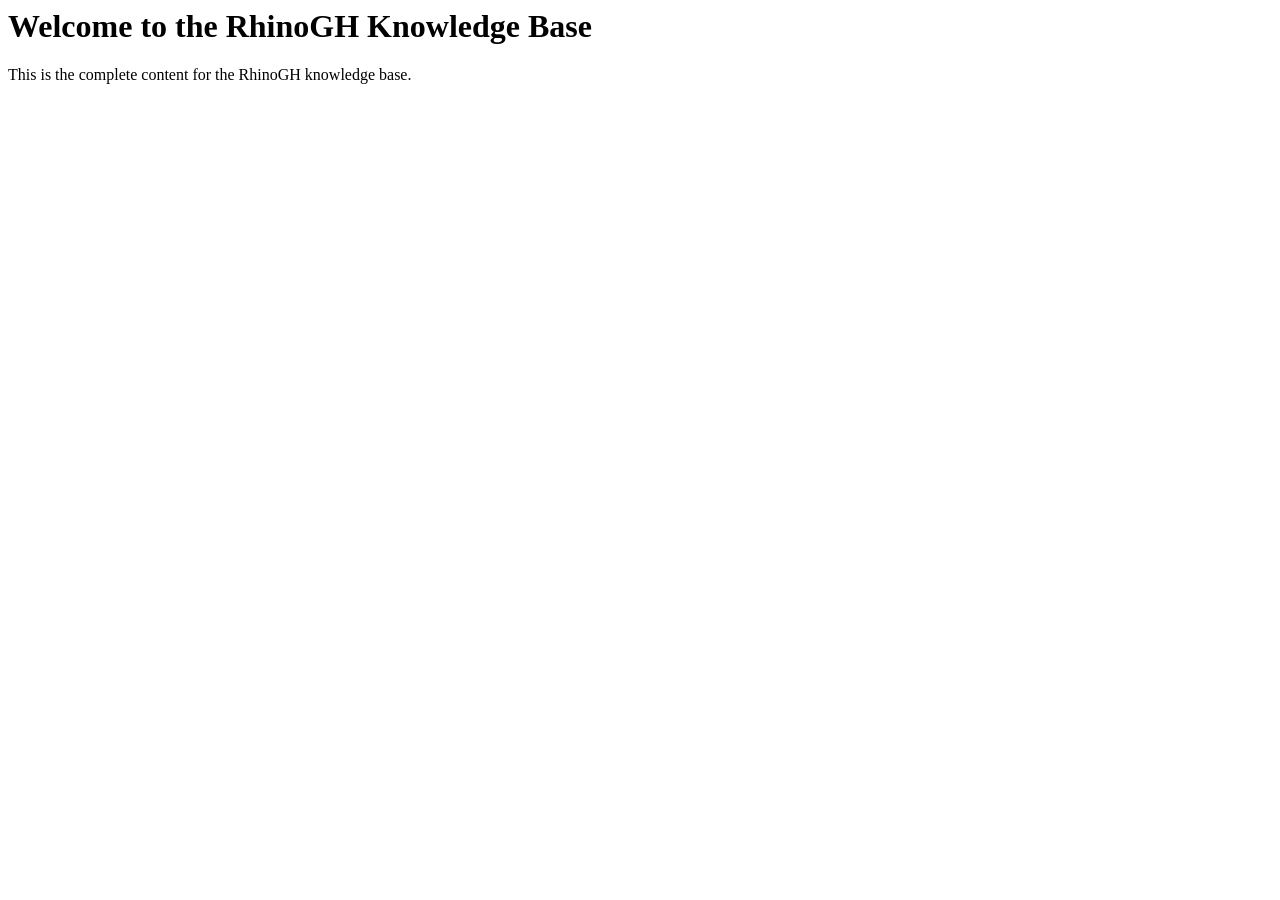
<file: rhinogh-knowledge-site.html>
<html>
<head>
    <title>RhinoGH Knowledge Base</title>
</head>
<body>
    <h1>Welcome to the RhinoGH Knowledge Base</h1>
    <p>This is the complete content for the RhinoGH knowledge base.</p>
    <!-- More HTML content goes here -->
</body>
</html>
</file>
